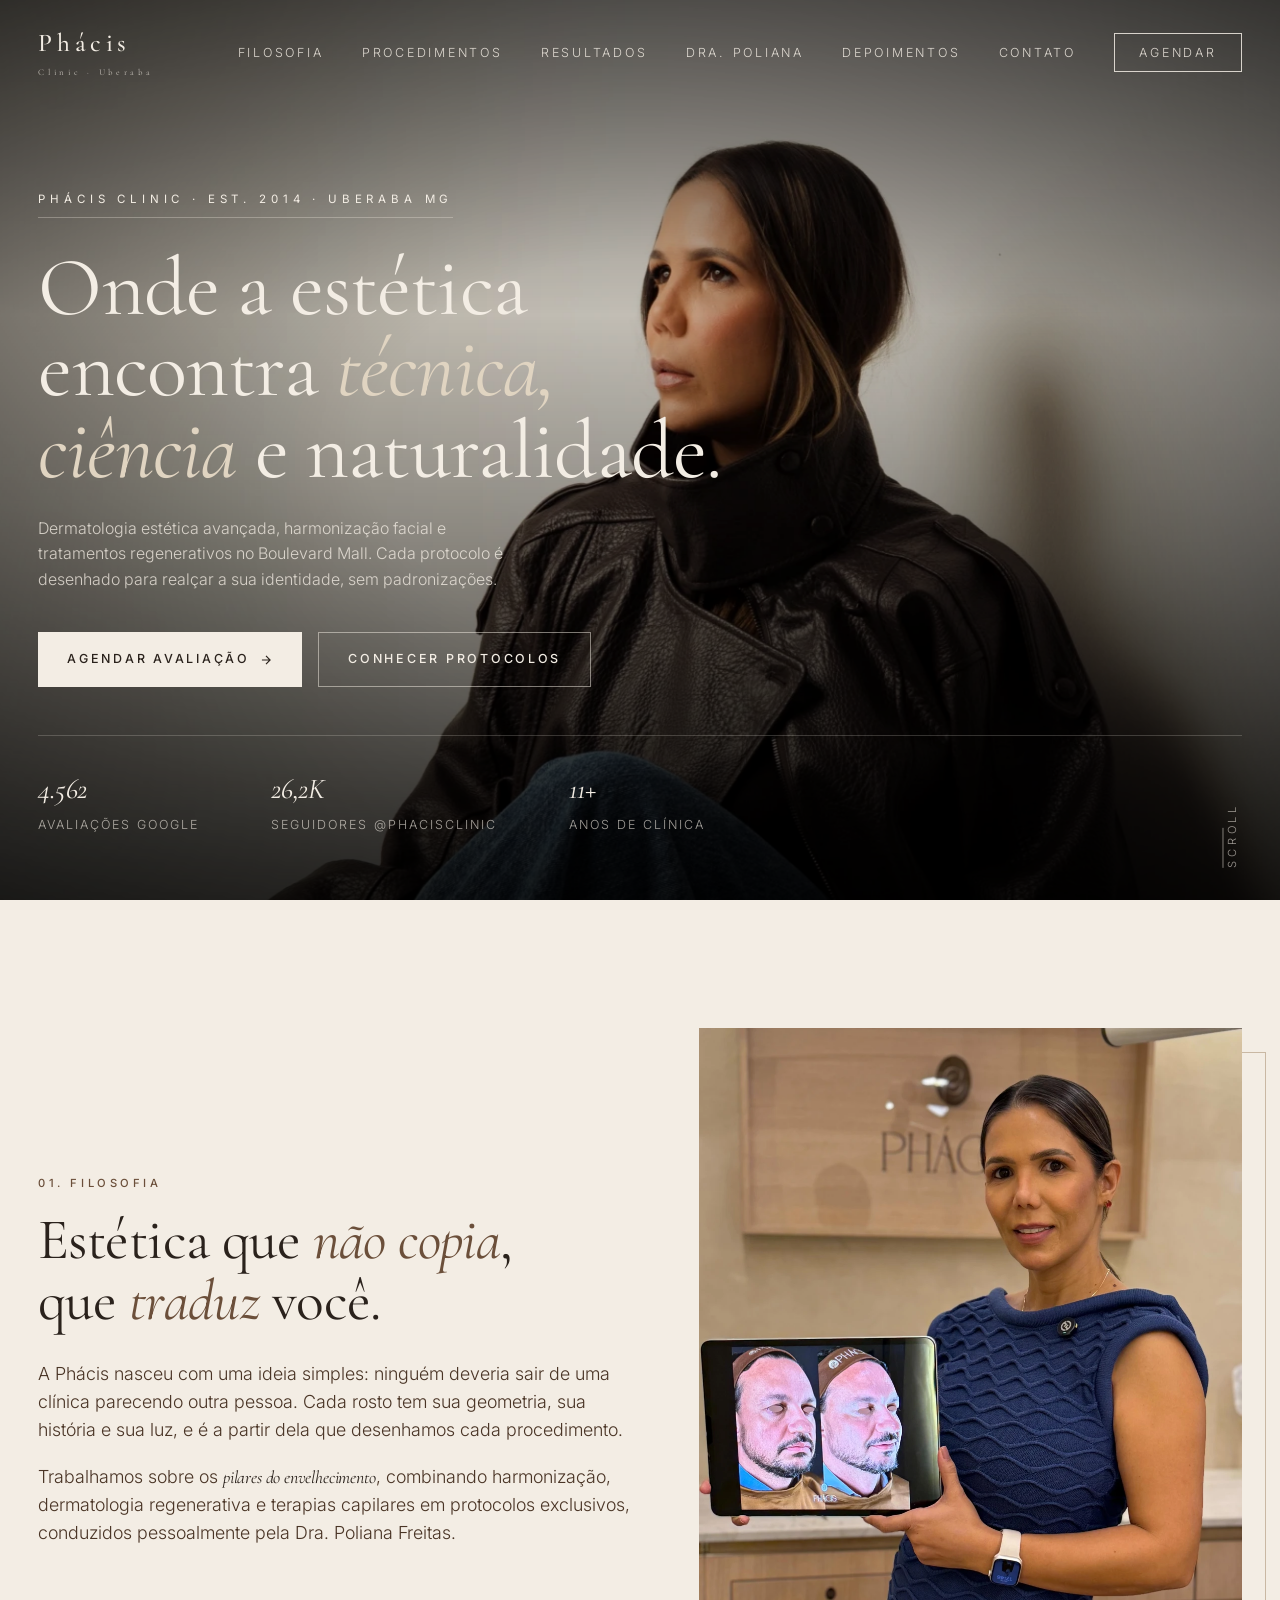
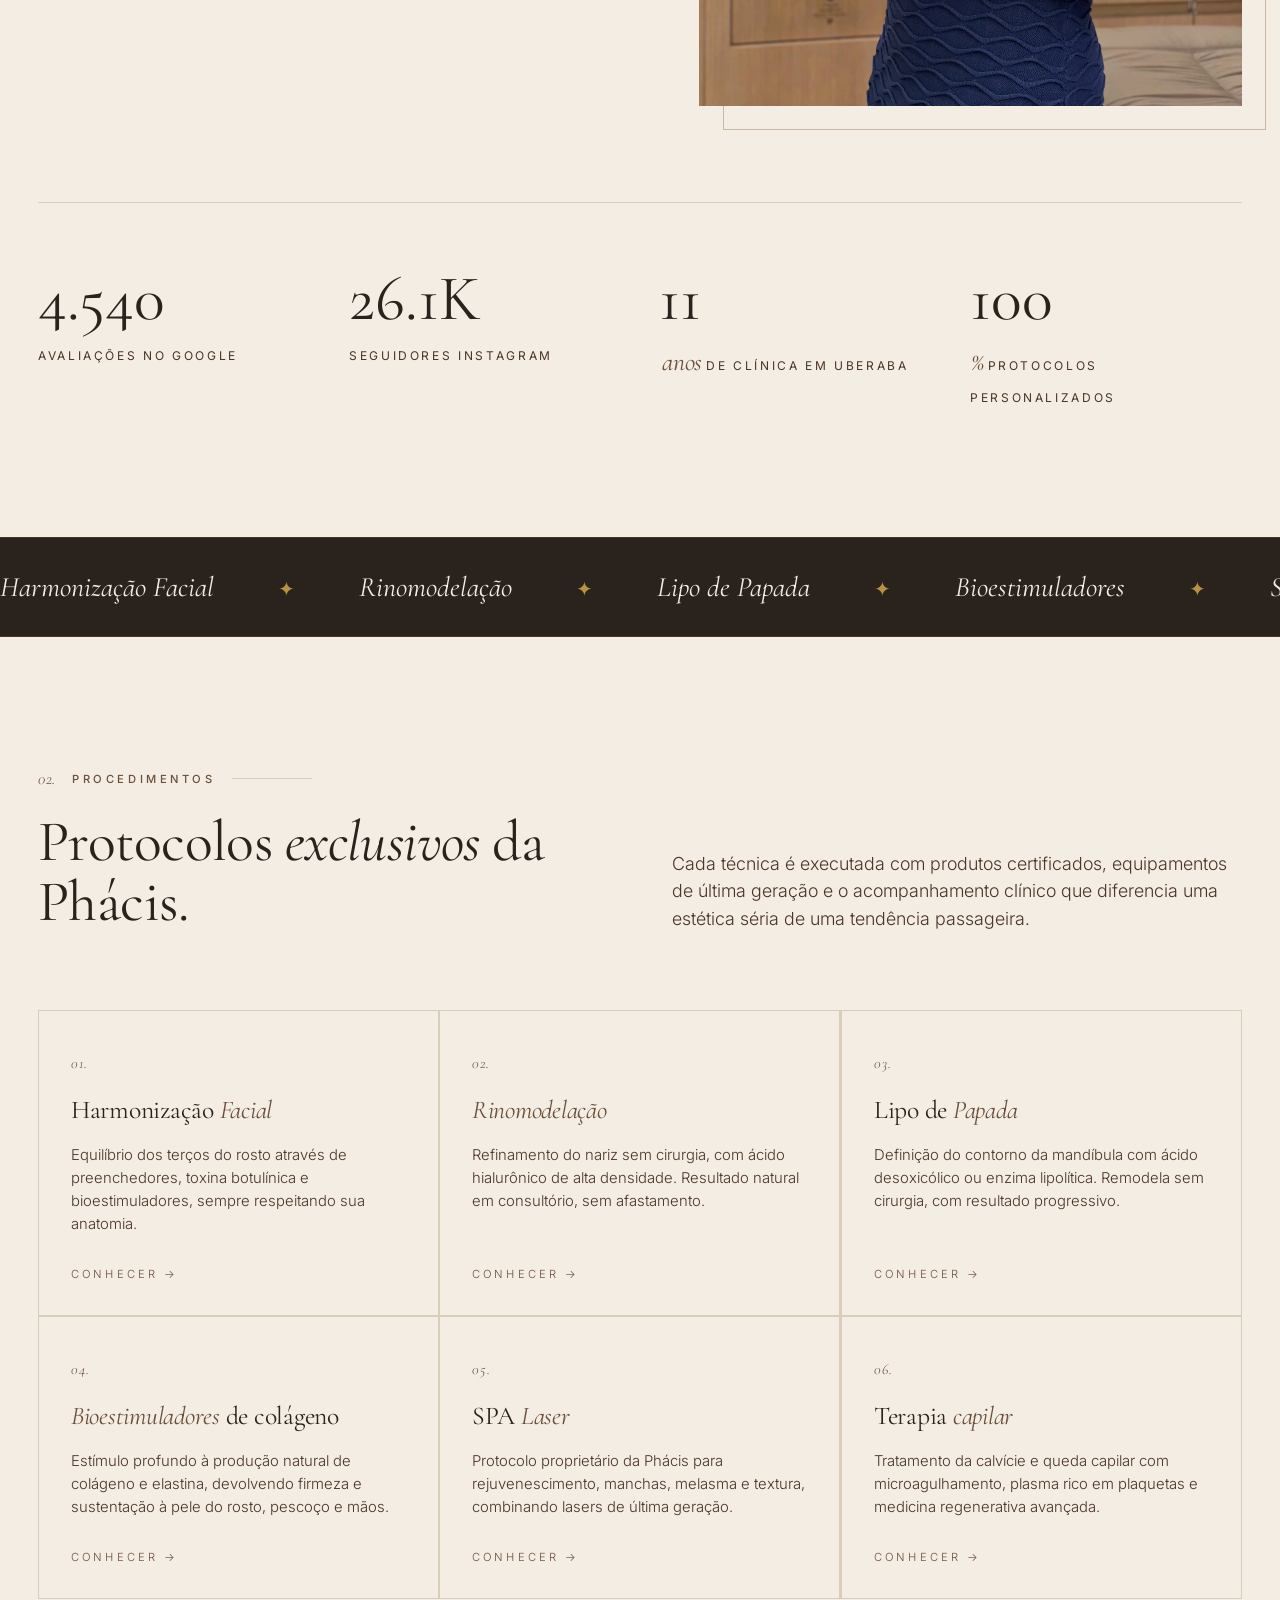
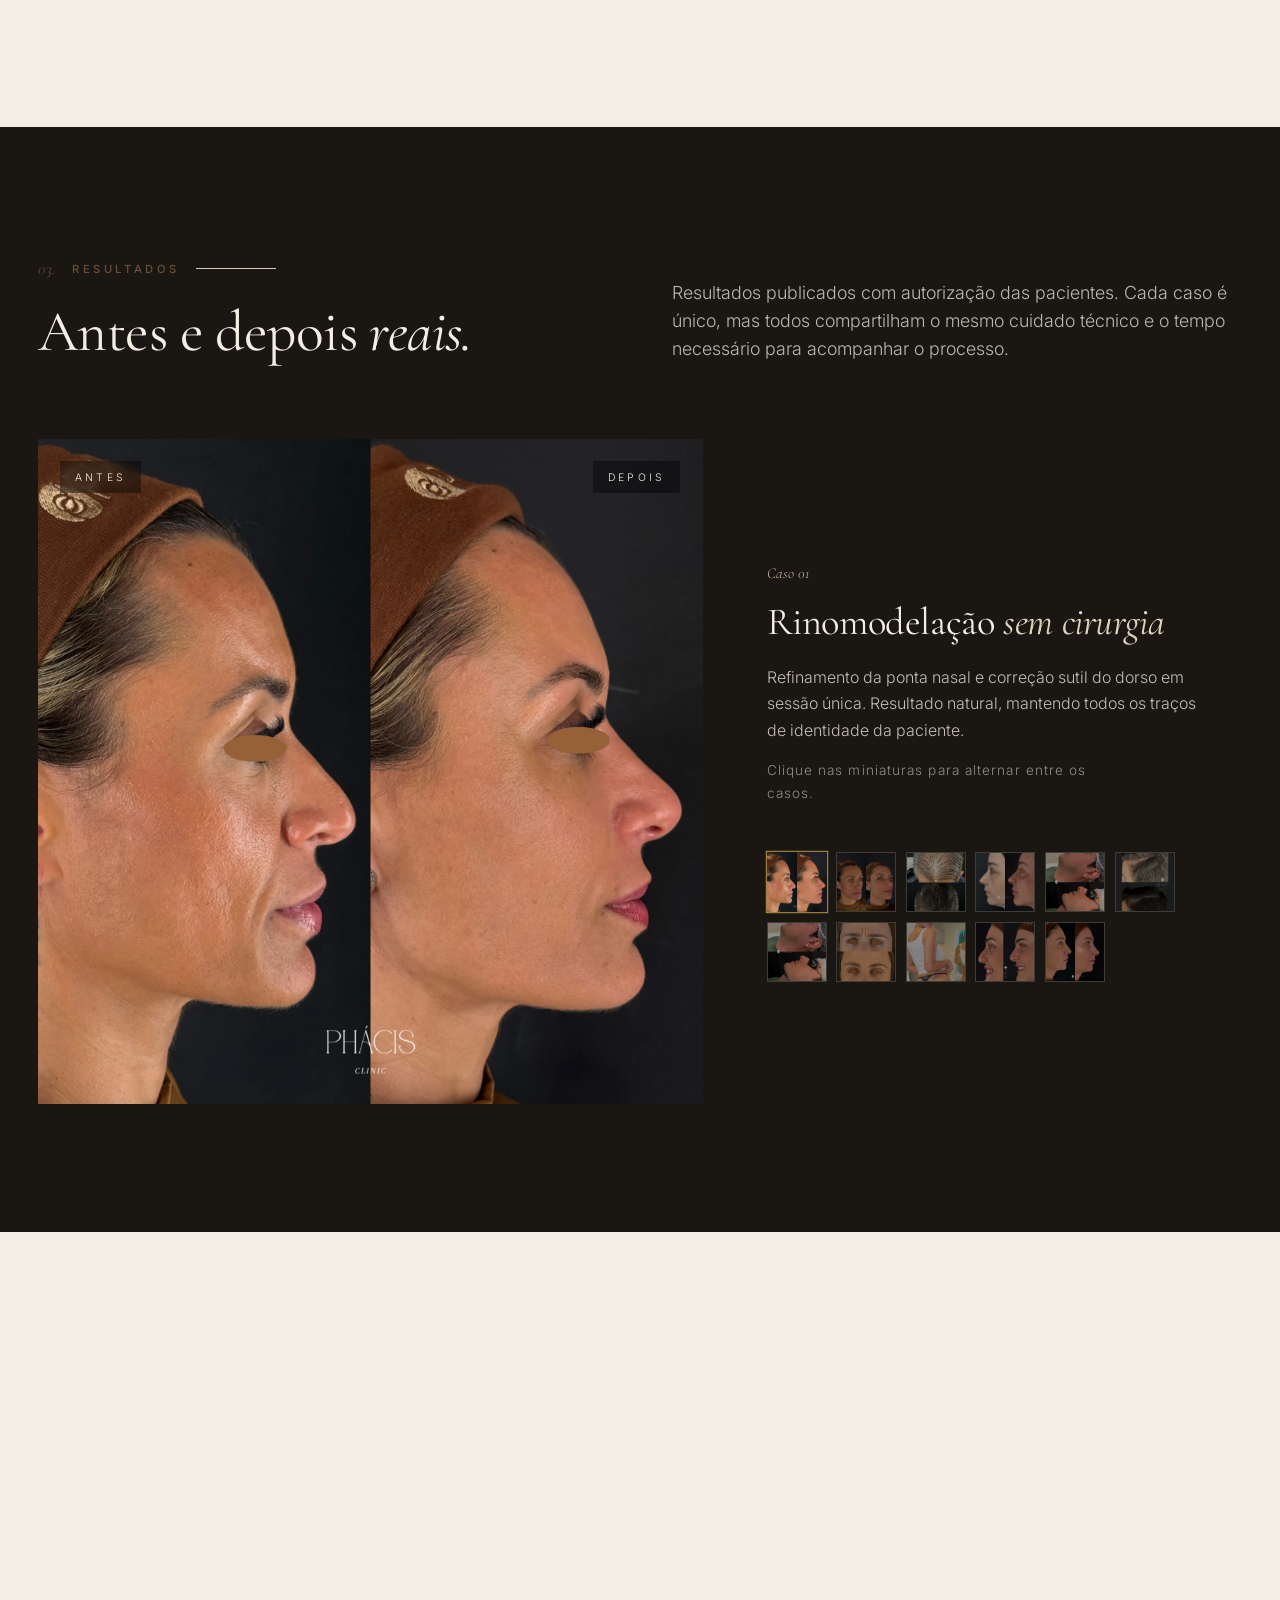
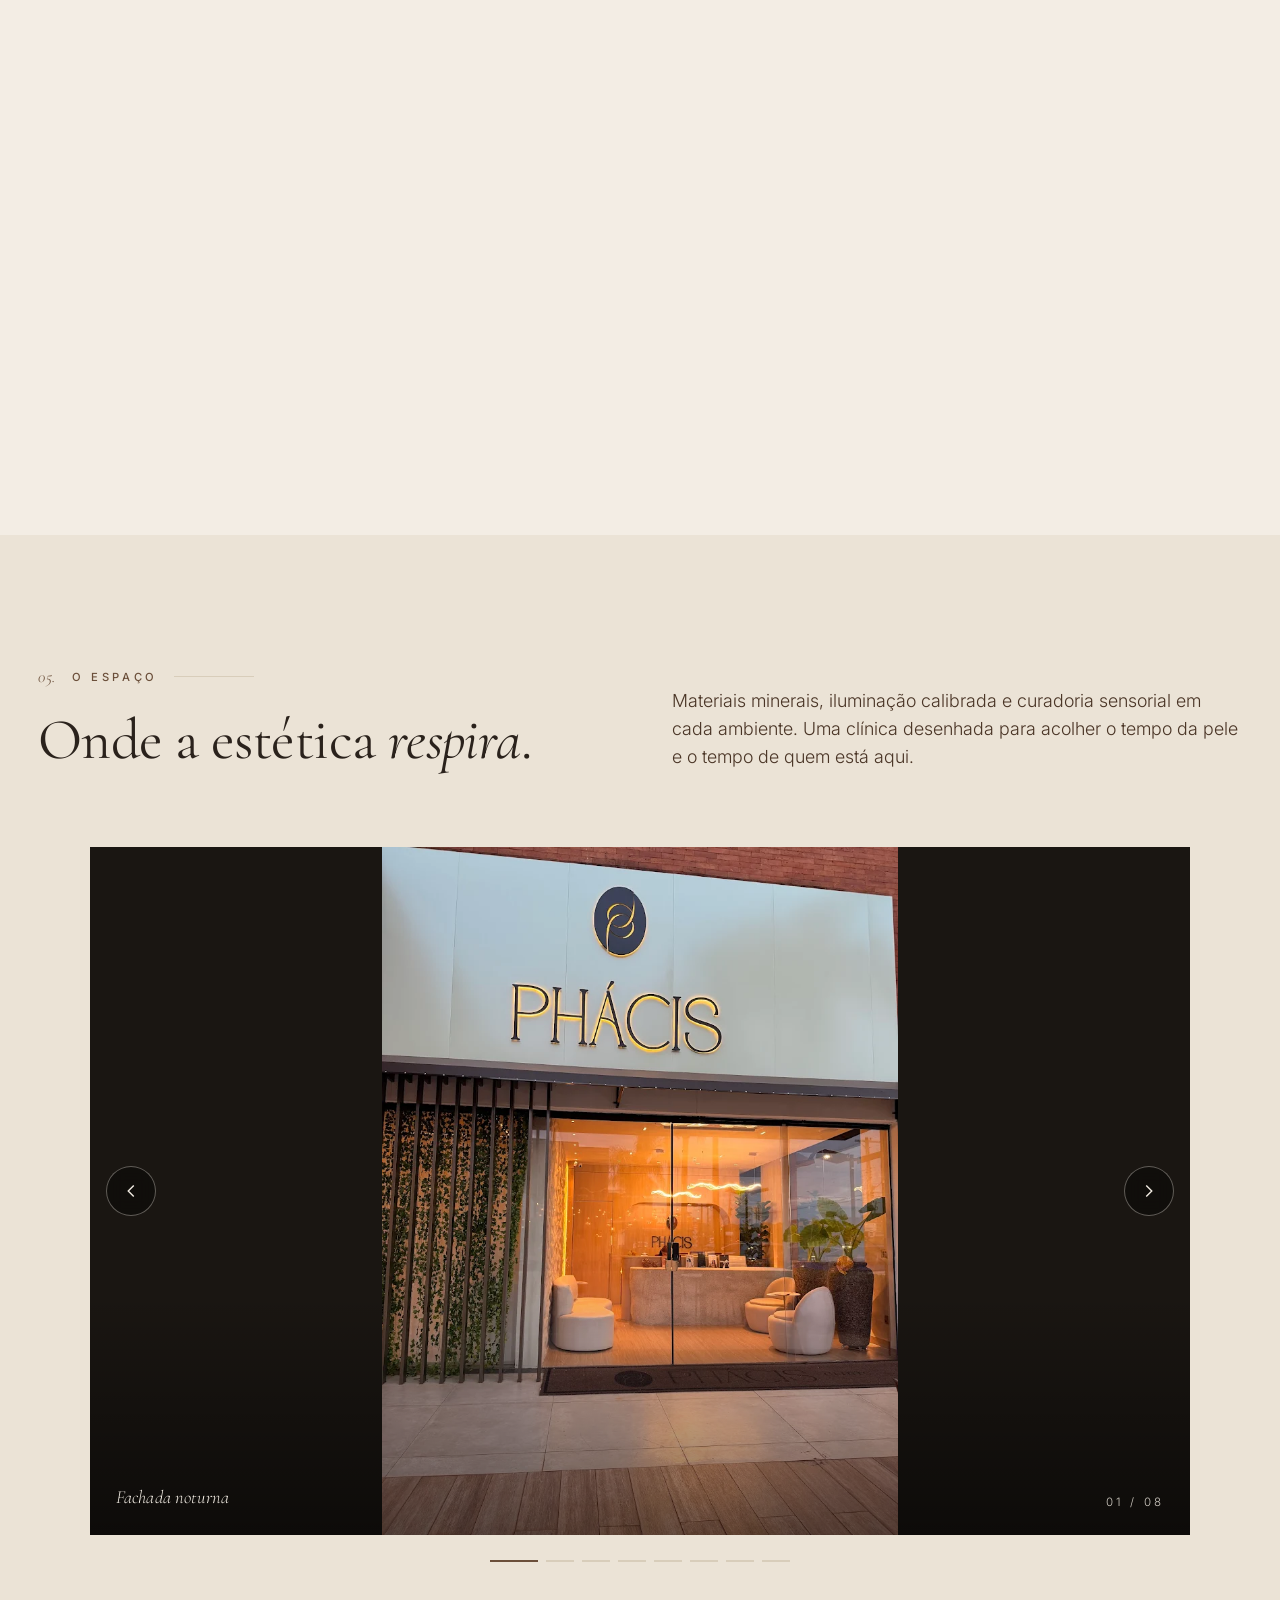
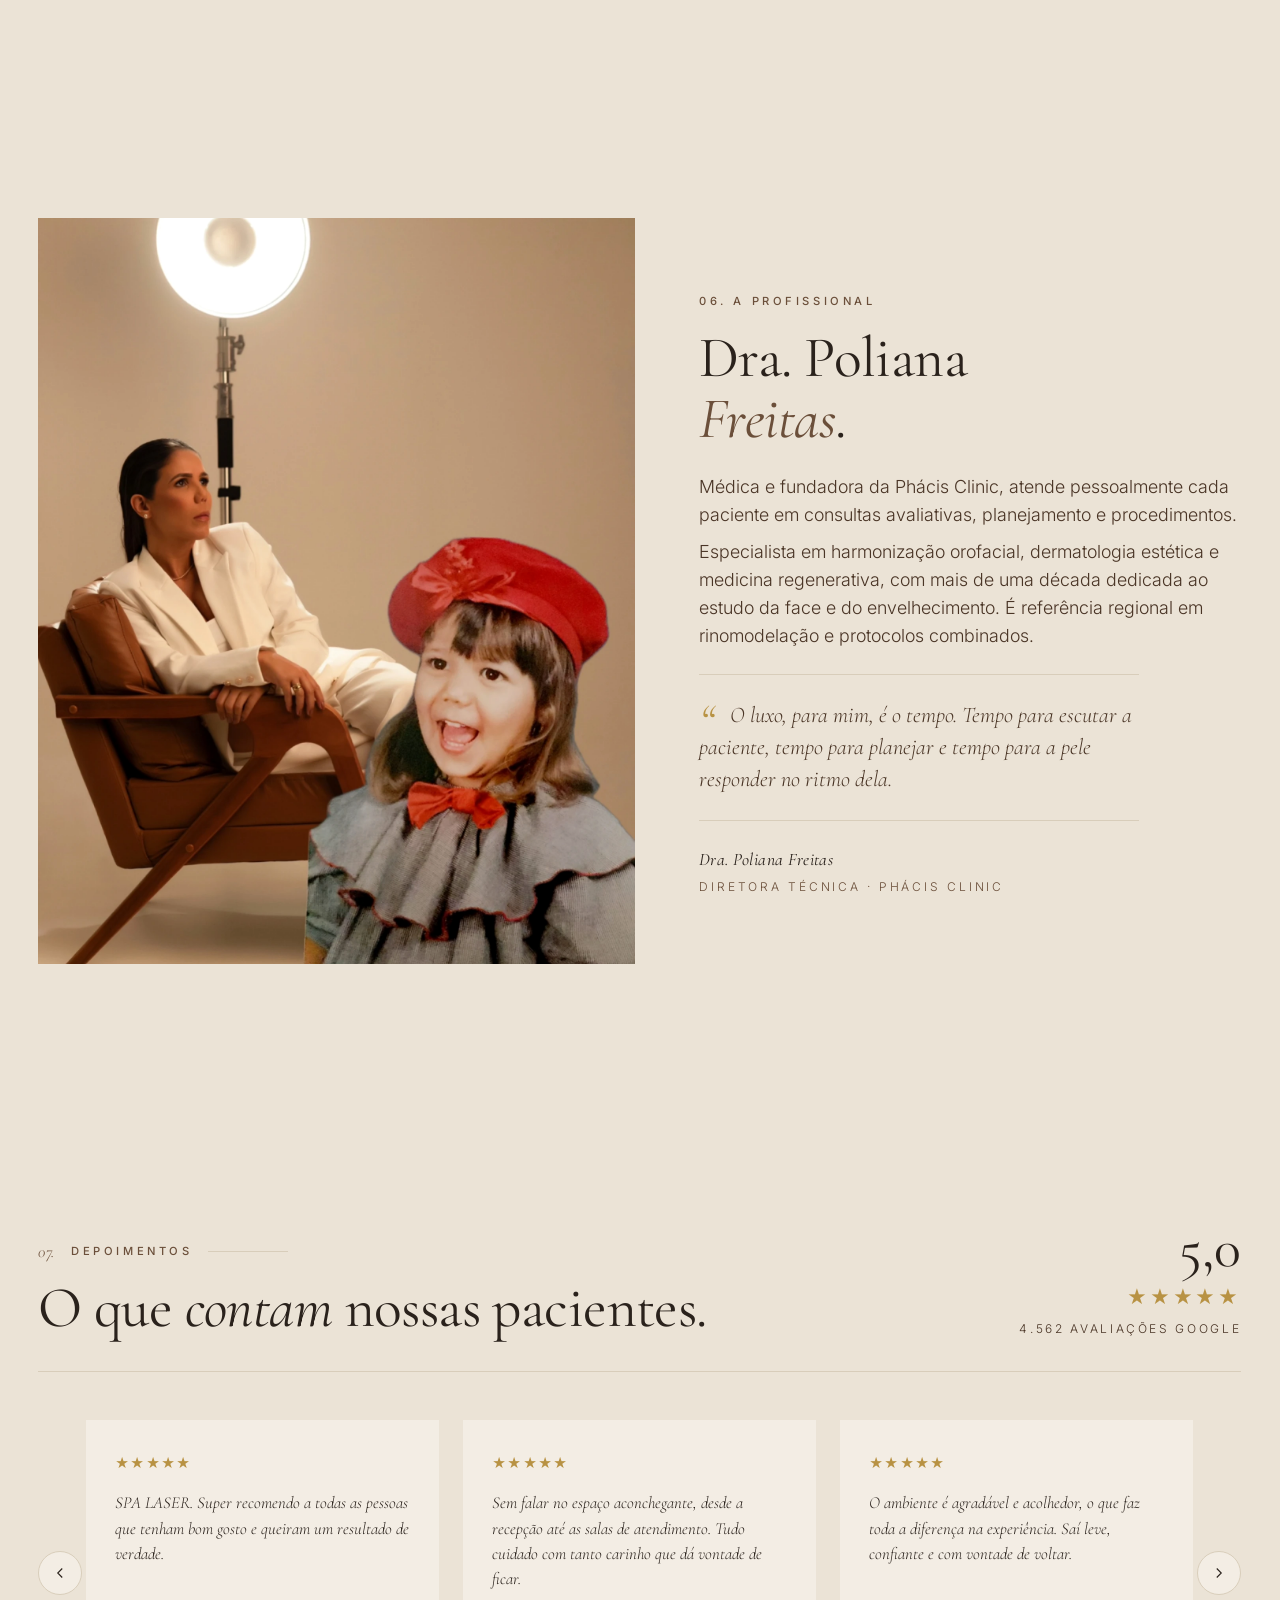
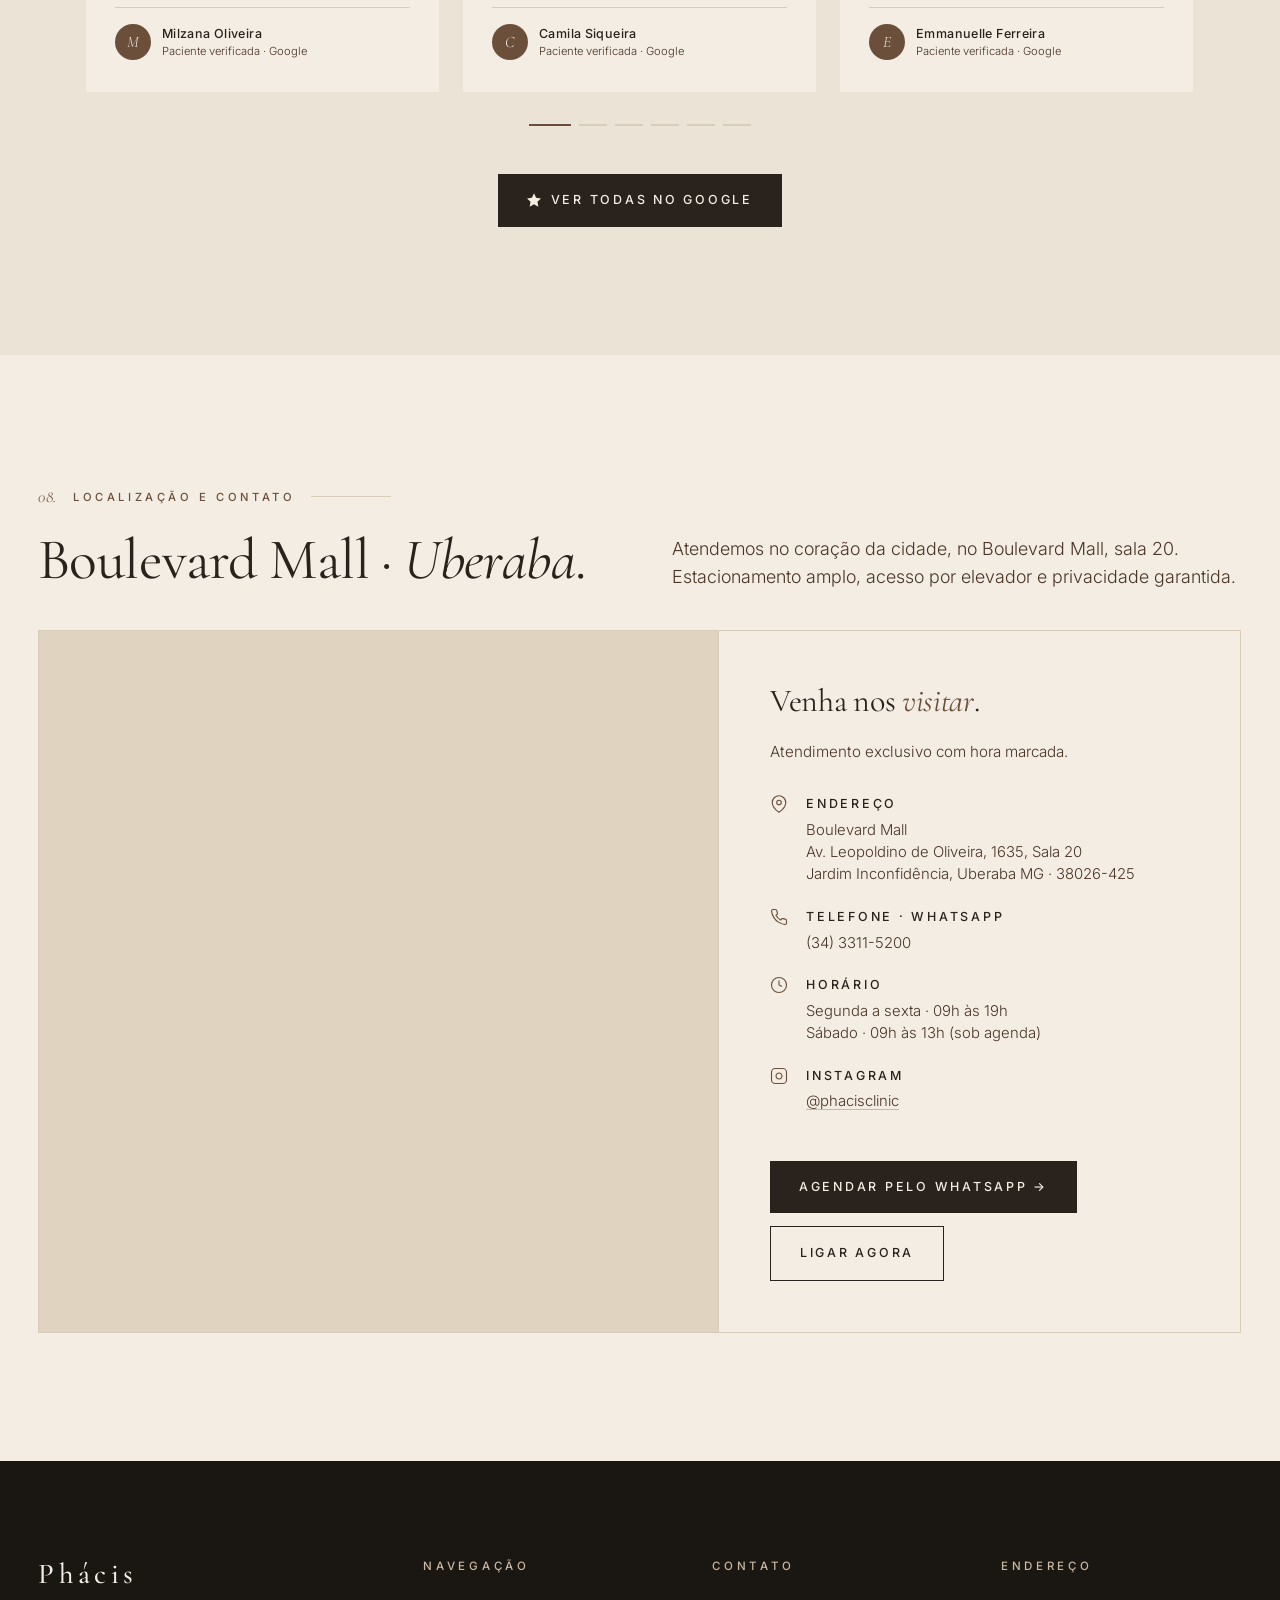
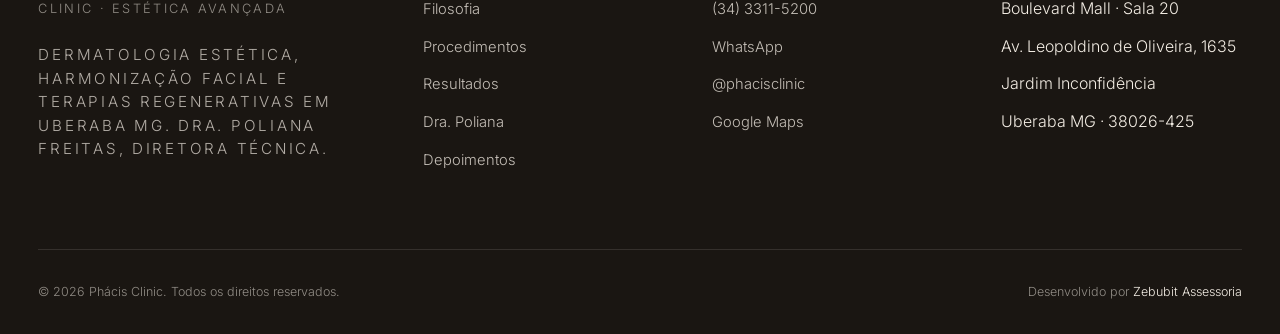
<file: index.html>
<!DOCTYPE html>
<html lang="pt-BR">
<head>
<meta charset="UTF-8">
<meta name="viewport" content="width=device-width, initial-scale=1.0">
<title>Phácis Clinic · Dermatologia Estética e Harmonização Facial · Uberaba MG</title>
<meta name="description" content="Clínica de dermatologia estética em Uberaba MG. Dra. Poliana Freitas. Harmonização facial, rinomodelação, lipo de papada, terapia capilar, bioestimuladores e SPA Laser. Técnica, ciência e naturalidade.">
<meta name="keywords" content="phácis clinic, dermatologia uberaba, harmonização facial uberaba, rinomodelação, lipo de papada, dra poliana freitas, botox uberaba, bioestimuladores">
<meta property="og:title" content="Phácis Clinic · Estética avançada em Uberaba">
<meta property="og:description" content="Estética com técnica, ciência e naturalidade. Boulevard Mall, sala 20.">
<meta property="og:type" content="website">

<link rel="preconnect" href="https://fonts.googleapis.com">
<link rel="preconnect" href="https://fonts.gstatic.com" crossorigin>
<link href="https://fonts.googleapis.com/css2?family=Cormorant+Garamond:ital,wght@0,400;0,500;0,600;1,400;1,500&family=Inter:wght@300;400;500;600&display=swap" rel="stylesheet">
<link rel="stylesheet" href="css/style.css">
</head>
<body>

<!-- ========== SCROLL PROGRESS BAR ========== -->
<div class="scroll-progress" id="scrollProgress"></div>

<!-- ========== NAV ========== -->
<nav class="nav" id="nav">
  <div class="container nav__inner">
    <a href="#" class="nav__logo">
      Phácis
      <span>Clinic · Uberaba</span>
    </a>
    <ul class="nav__menu" id="navMenu">
      <li><a href="#manifesto">Filosofia</a></li>
      <li><a href="#procedimentos">Procedimentos</a></li>
      <li><a href="#resultados">Resultados</a></li>
      <li><a href="#dra">Dra. Poliana</a></li>
      <li><a href="#depoimentos">Depoimentos</a></li>
      <li><a href="#contato">Contato</a></li>
      <li><a href="https://wa.me/553433115200?text=Ol%C3%A1!%20Vim%20pelo%20site%20e%20gostaria%20de%20agendar%20uma%20avalia%C3%A7%C3%A3o%20na%20Ph%C3%A1cis%20Clinic." target="_blank" rel="noopener" class="nav__cta">Agendar</a></li>
    </ul>
    <button class="nav__burger" id="navBurger" aria-label="Menu">
      <span></span><span></span><span></span>
    </button>
  </div>
</nav>

<!-- ========== HERO · cinematográfico ========== -->
<header class="hero">
  <div class="hero__media">
    <img src="assets/img/hero/01-poliana-editorial.webp" alt="Dra. Poliana Freitas, dermatologista esteticista da Phácis Clinic em Uberaba MG">
  </div>

  <div class="hero__content">
    <span class="hero__eyebrow">Phácis Clinic · Est. 2014 · Uberaba MG</span>
    <h1 class="hero__title">
      Onde a estética encontra <em>técnica,</em><br>
      <em>ciência</em> e naturalidade.
    </h1>
    <p class="hero__subtitle">
      Dermatologia estética avançada, harmonização facial e tratamentos regenerativos no Boulevard Mall. Cada protocolo é desenhado para realçar a sua identidade, sem padronizações.
    </p>
    <div class="hero__ctas">
      <a href="https://wa.me/553433115200?text=Ol%C3%A1!%20Vim%20pelo%20site%20e%20gostaria%20de%20agendar%20uma%20avalia%C3%A7%C3%A3o." target="_blank" rel="noopener" class="btn btn--primary">
        Agendar avaliação
        <svg width="14" height="14" viewBox="0 0 24 24" fill="none" stroke="currentColor" stroke-width="2"><path d="M5 12h14M12 5l7 7-7 7"/></svg>
      </a>
      <a href="#procedimentos" class="btn btn--ghost">Conhecer protocolos</a>
    </div>

    <div class="hero__meta">
      <div class="hero__meta-item">
        <strong>4.562</strong>
        Avaliações Google
      </div>
      <div class="hero__meta-item">
        <strong>26,2K</strong>
        Seguidores @phacisclinic
      </div>
      <div class="hero__meta-item">
        <strong>11+</strong>
        Anos de clínica
      </div>
    </div>
  </div>

  <div class="hero__scroll">Scroll</div>
</header>

<!-- ========== 1. MANIFESTO ========== -->
<section class="section section--cream" id="manifesto">
  <div class="container">
    <div class="manifesto__grid">

      <div class="manifesto__text reveal">
        <span class="eyebrow">01. Filosofia</span>
        <h2 style="margin-top: 1rem;">Estética que <em>não copia</em>, que <em>traduz</em> você.</h2>
        <p class="lead">
          A Phácis nasceu com uma ideia simples: ninguém deveria sair de uma clínica parecendo outra pessoa. Cada rosto tem sua geometria, sua história e sua luz, e é a partir dela que desenhamos cada procedimento.
        </p>
        <p class="lead" style="margin-top: 1rem;">
          Trabalhamos sobre os <em class="serif">pilares do envelhecimento</em>, combinando harmonização, dermatologia regenerativa e terapias capilares em protocolos exclusivos, conduzidos pessoalmente pela Dra. Poliana Freitas.
        </p>
      </div>

      <div class="manifesto__image reveal">
        <img src="assets/img/autoridade/01-poliana-ipad-vestido-azul.webp" alt="Dra. Poliana Freitas avaliando paciente na Phácis Clinic">
      </div>

    </div>

    <!-- Números animados -->
    <div class="numbers reveal-stagger">
      <div class="numbers__item reveal-child">
        <span class="numbers__num" data-count="4562">0</span>
        <span class="numbers__label">Avaliações no Google</span>
      </div>
      <div class="numbers__item reveal-child">
        <span class="numbers__num" data-count="26200">0</span>
        <span class="numbers__label">Seguidores Instagram</span>
      </div>
      <div class="numbers__item reveal-child">
        <span class="numbers__num" data-count="11">0</span><em class="serif" style="font-style:italic;color:var(--chocolate);font-size:1.6rem;margin-left:0.2rem;">anos</em>
        <span class="numbers__label">de Clínica em Uberaba</span>
      </div>
      <div class="numbers__item reveal-child">
        <span class="numbers__num" data-count="100">0</span><em class="serif" style="font-style:italic;color:var(--chocolate);font-size:1.6rem;margin-left:0.05rem;">%</em>
        <span class="numbers__label">Protocolos personalizados</span>
      </div>
    </div>

  </div>
</section>

<!-- ========== 2. MARQUEE ========== -->
<div class="marquee" aria-hidden="true">
  <div class="marquee__track">
    <span class="marquee__item">Harmonização Facial</span>
    <span class="marquee__item">Rinomodelação</span>
    <span class="marquee__item">Lipo de Papada</span>
    <span class="marquee__item">Bioestimuladores</span>
    <span class="marquee__item">SPA Laser</span>
    <span class="marquee__item">Terapia Capilar</span>
    <span class="marquee__item">Skinbooster</span>
    <span class="marquee__item">Botox</span>
    <!-- duplicado para loop contínuo -->
    <span class="marquee__item">Harmonização Facial</span>
    <span class="marquee__item">Rinomodelação</span>
    <span class="marquee__item">Lipo de Papada</span>
    <span class="marquee__item">Bioestimuladores</span>
    <span class="marquee__item">SPA Laser</span>
    <span class="marquee__item">Terapia Capilar</span>
    <span class="marquee__item">Skinbooster</span>
    <span class="marquee__item">Botox</span>
  </div>
</div>

<!-- ========== 3. PROCEDIMENTOS ========== -->
<section class="section section--cream" id="procedimentos">
  <div class="container">
    <div class="section__head reveal">
      <div class="section__head-left">
        <div class="section__head-meta">
          <span class="chapter-num">02.</span>
          <span class="eyebrow">Procedimentos</span>
        </div>
        <h2>Protocolos <em>exclusivos</em> da Phácis.</h2>
      </div>
      <p class="lead">
        Cada técnica é executada com produtos certificados, equipamentos de última geração e o acompanhamento clínico que diferencia uma estética séria de uma tendência passageira.
      </p>
    </div>

    <div class="procs__grid reveal-stagger">

      <article class="proc reveal-child">
        <span class="proc__num">01.</span>
        <h3 class="proc__title">Harmonização <em>Facial</em></h3>
        <p class="proc__desc">Equilíbrio dos terços do rosto através de preenchedores, toxina botulínica e bioestimuladores, sempre respeitando sua anatomia.</p>
        <a class="proc__more" href="https://wa.me/553433115200?text=Ol%C3%A1%20Ph%C3%A1cis!%20Vim%20pelo%20site%20e%20gostaria%20de%20agendar%20uma%20avalia%C3%A7%C3%A3o%20para%20Harmoniza%C3%A7%C3%A3o%20Facial." target="_blank" rel="noopener">Conhecer →</a>
      </article>

      <article class="proc reveal-child">
        <span class="proc__num">02.</span>
        <h3 class="proc__title"><em>Rinomodelação</em></h3>
        <p class="proc__desc">Refinamento do nariz sem cirurgia, com ácido hialurônico de alta densidade. Resultado natural em consultório, sem afastamento.</p>
        <a class="proc__more" href="https://wa.me/553433115200?text=Ol%C3%A1%20Ph%C3%A1cis!%20Vim%20pelo%20site%20e%20gostaria%20de%20agendar%20uma%20avalia%C3%A7%C3%A3o%20para%20Rinomodela%C3%A7%C3%A3o." target="_blank" rel="noopener">Conhecer →</a>
      </article>

      <article class="proc reveal-child">
        <span class="proc__num">03.</span>
        <h3 class="proc__title">Lipo de <em>Papada</em></h3>
        <p class="proc__desc">Definição do contorno da mandíbula com ácido desoxicólico ou enzima lipolítica. Remodela sem cirurgia, com resultado progressivo.</p>
        <a class="proc__more" href="https://wa.me/553433115200?text=Ol%C3%A1%20Ph%C3%A1cis!%20Vim%20pelo%20site%20e%20gostaria%20de%20agendar%20uma%20avalia%C3%A7%C3%A3o%20para%20Lipo%20de%20Papada." target="_blank" rel="noopener">Conhecer →</a>
      </article>

      <article class="proc reveal-child">
        <span class="proc__num">04.</span>
        <h3 class="proc__title"><em>Bioestimuladores</em> de colágeno</h3>
        <p class="proc__desc">Estímulo profundo à produção natural de colágeno e elastina, devolvendo firmeza e sustentação à pele do rosto, pescoço e mãos.</p>
        <a class="proc__more" href="https://wa.me/553433115200?text=Ol%C3%A1%20Ph%C3%A1cis!%20Vim%20pelo%20site%20e%20gostaria%20de%20agendar%20uma%20avalia%C3%A7%C3%A3o%20para%20Bioestimuladores%20de%20Col%C3%A1geno." target="_blank" rel="noopener">Conhecer →</a>
      </article>

      <article class="proc reveal-child">
        <span class="proc__num">05.</span>
        <h3 class="proc__title">SPA <em>Laser</em></h3>
        <p class="proc__desc">Protocolo proprietário da Phácis para rejuvenescimento, manchas, melasma e textura, combinando lasers de última geração.</p>
        <a class="proc__more" href="https://wa.me/553433115200?text=Ol%C3%A1%20Ph%C3%A1cis!%20Vim%20pelo%20site%20e%20gostaria%20de%20agendar%20uma%20avalia%C3%A7%C3%A3o%20para%20o%20SPA%20Laser." target="_blank" rel="noopener">Conhecer →</a>
      </article>

      <article class="proc reveal-child">
        <span class="proc__num">06.</span>
        <h3 class="proc__title">Terapia <em>capilar</em></h3>
        <p class="proc__desc">Tratamento da calvície e queda capilar com microagulhamento, plasma rico em plaquetas e medicina regenerativa avançada.</p>
        <a class="proc__more" href="https://wa.me/553433115200?text=Ol%C3%A1%20Ph%C3%A1cis!%20Vim%20pelo%20site%20e%20gostaria%20de%20agendar%20uma%20avalia%C3%A7%C3%A3o%20para%20Terapia%20Capilar." target="_blank" rel="noopener">Conhecer →</a>
      </article>

    </div>
  </div>
</section>

<!-- ========== 4. ANTES / DEPOIS (SLIDER) · DARK ========== -->
<section class="section ba-section" id="resultados">
  <div class="container">
    <div class="section__head reveal">
      <div class="section__head-left">
        <div class="section__head-meta">
          <span class="chapter-num">03.</span>
          <span class="eyebrow">Resultados</span>
        </div>
        <h2>Antes e depois <em>reais.</em></h2>
      </div>
      <p class="lead">
        Resultados publicados com autorização das pacientes. Cada caso é único, mas todos compartilham o mesmo cuidado técnico e o tempo necessário para acompanhar o processo.
      </p>
    </div>

    <div class="ba-grid reveal">
      <div class="ba-slider" id="baSlider" role="region" aria-label="Comparativo antes e depois, arraste o divisor">
        <img class="ba-slider__before" id="baBefore" src="assets/img/resultados/01-rinomodelacao-perfil.webp" alt="Antes e depois rinomodelação Phácis Clinic">
        <img class="ba-slider__after" id="baAfter" src="assets/img/resultados/01-rinomodelacao-perfil.webp" alt="Resultado depois rinomodelação Phácis Clinic">
        <span class="ba-slider__label ba-slider__label--before">Antes</span>
        <span class="ba-slider__label ba-slider__label--after">Depois</span>
        <div class="ba-slider__handle" id="baHandle"></div>
      </div>

      <div class="ba-info">
        <span class="ba-info__num">Caso 01</span>
        <h3 id="baTitle">Rinomodelação <em>sem cirurgia</em></h3>
        <p id="baDesc">Refinamento da ponta nasal e correção sutil do dorso em sessão única. Resultado natural, mantendo todos os traços de identidade da paciente.</p>
        <p style="font-size:0.85rem; color: rgba(243,237,228,0.55); letter-spacing:0.08em;">Clique nas miniaturas para alternar entre os casos.</p>

        <div class="ba-thumbs" id="baThumbs">
          <button class="ba-thumb is-active" data-img="assets/img/resultados/01-rinomodelacao-perfil.webp" data-title="Rinomodelação <em>sem cirurgia</em>" data-desc="Refinamento da ponta nasal e correção sutil do dorso em sessão única. Resultado natural, mantendo todos os traços de identidade da paciente." data-case="01">
            <img src="assets/img/resultados/01-rinomodelacao-perfil.webp" alt="">
          </button>
          <button class="ba-thumb" data-img="assets/img/resultados/02-harmonizacao-face.webp" data-title="Harmonização <em>full face</em>" data-desc="Equilíbrio de terços com preenchimento de bioestimuladores e botox sutil. Pele mais firme, contorno definido e luz no olhar." data-case="02">
            <img src="assets/img/resultados/02-harmonizacao-face.webp" alt="">
          </button>
          <button class="ba-thumb" data-img="assets/img/resultados/03-capilar-masculino.webp" data-title="Terapia <em>capilar masculina</em>" data-desc="Protocolo de medicina regenerativa para recuperação da densidade capilar. Resultado após 6 sessões mensais." data-case="03">
            <img src="assets/img/resultados/03-capilar-masculino.webp" alt="">
          </button>
          <button class="ba-thumb" data-img="assets/img/resultados/04-skincare-perfil.webp" data-title="Skincare <em>e laser</em>" data-desc="Combinação de SPA Laser, peelings e skincare prescrito. Tratamento de manchas, melasma e melhora de textura ao longo de 4 meses." data-case="04">
            <img src="assets/img/resultados/04-skincare-perfil.webp" alt="">
          </button>
          <button class="ba-thumb" data-img="assets/img/resultados/05-laser-facial-masculino.webp" data-title="Laser <em>facial masculino</em>" data-desc="SPA Laser para remoção de pelos faciais e tratamento da pele em paciente masculino. Pele mais lisa, uniforme e cuidada em poucas sessões." data-case="05">
            <img src="assets/img/resultados/05-laser-facial-masculino.webp" alt="">
          </button>
          <button class="ba-thumb" data-img="assets/img/resultados/06-capilar-feminino.webp" data-title="Densidade <em>capilar feminina</em>" data-desc="Tratamento de queda capilar e clareamento dos fios com protocolo regenerativo. Recuperação da densidade e brilho do cabelo." data-case="06">
            <img src="assets/img/resultados/06-capilar-feminino.webp" alt="">
          </button>
          <button class="ba-thumb" data-img="assets/img/resultados/07-novo.webp" data-title="Caso <em>07</em>" data-desc="Resultado conduzido pessoalmente pela Dra. Poliana com protocolo personalizado. Autorizado para divulgação." data-case="07">
            <img src="assets/img/resultados/07-novo.webp" alt="">
          </button>
          <button class="ba-thumb" data-img="assets/img/resultados/08-novo.webp" data-title="Caso <em>08</em>" data-desc="Protocolo combinado de harmonização e bioestimuladores. Resultado natural respeitando a identidade da paciente." data-case="08">
            <img src="assets/img/resultados/08-novo.webp" alt="">
          </button>
          <button class="ba-thumb" data-img="assets/img/resultados/09-novo.webp" data-title="Caso <em>09</em>" data-desc="Aplicação técnica com produtos certificados e acompanhamento clínico em todas as etapas." data-case="09">
            <img src="assets/img/resultados/09-novo.webp" alt="">
          </button>
          <button class="ba-thumb" data-img="assets/img/resultados/10-novo.webp" data-title="Caso <em>10</em>" data-desc="Plano de tratamento desenhado a partir da anatomia da paciente. Resultado em sessões espaçadas." data-case="10">
            <img src="assets/img/resultados/10-novo.webp" alt="">
          </button>
          <button class="ba-thumb" data-img="assets/img/resultados/11-novo.webp" data-title="Caso <em>11</em>" data-desc="Cada caso é único. Aqui, o protocolo foi pensado para preservar todos os traços naturais." data-case="11">
            <img src="assets/img/resultados/11-novo.webp" alt="">
          </button>
        </div>
      </div>
    </div>
  </div>
</section>

<!-- ========== 5. EXPERIÊNCIA / CLÍNICA ========== -->
<section class="section section--cream" id="experiencia">
  <div class="container">
    <div class="experience">

      <div class="experience__image reveal">
        <img src="assets/img/clinica/01-experience-cafe.webp" alt="Experiência exclusiva na Phácis Clinic em Uberaba">
      </div>

      <div class="experience__text reveal">
        <span class="eyebrow">04. A Experiência Phácis</span>
        <h2 style="margin-top: 1rem;">Mais que uma clínica, um <em>refúgio</em>.</h2>
        <p class="lead">
          Da chegada ao café especial, da consulta sem pressa ao retorno cuidadoso, cada detalhe é desenhado para que sua visita seja tão prazerosa quanto o resultado.
        </p>
        <p class="lead" style="margin-top: 1rem;">
          Atendimento exclusivo, agenda controlada e ambiente que combina luz natural, materiais minerais e curadoria sensorial. Você é a única pessoa em pauta enquanto está aqui.
        </p>

        <div class="experience__features">
          <div class="feat">
            <span class="feat__num">01.</span>
            <div class="feat__body">
              <strong>Avaliação ampla</strong>
              <span>Consulta inicial sem pressa, com plano individualizado.</span>
            </div>
          </div>
          <div class="feat">
            <span class="feat__num">02.</span>
            <div class="feat__body">
              <strong>Equipamentos premium</strong>
              <span>Lasers, ultrassons e tecnologias de geração atual.</span>
            </div>
          </div>
          <div class="feat">
            <span class="feat__num">03.</span>
            <div class="feat__body">
              <strong>Agenda exclusiva</strong>
              <span>Atendimentos espaçados para privacidade total.</span>
            </div>
          </div>
          <div class="feat">
            <span class="feat__num">04.</span>
            <div class="feat__body">
              <strong>Acompanhamento</strong>
              <span>Retornos programados e suporte direto pós-procedimento.</span>
            </div>
          </div>
        </div>
      </div>

    </div>
  </div>
</section>

<!-- ========== 5. O ESPAÇO (Bento Grid das fotos do ambiente) ========== -->
<section class="section section--cream-soft" id="espaco">
  <div class="container">
    <div class="section__head reveal">
      <div class="section__head-left">
        <div class="section__head-meta">
          <span class="chapter-num">05.</span>
          <span class="eyebrow">O Espaço</span>
        </div>
        <h2>Onde a estética <em>respira</em>.</h2>
      </div>
      <p class="lead">
        Materiais minerais, iluminação calibrada e curadoria sensorial em cada ambiente. Uma clínica desenhada para acolher o tempo da pele e o tempo de quem está aqui.
      </p>
    </div>

    <div class="espaco-carousel reveal" id="espacoCarousel">
      <div class="espaco-stage">
        <img id="espacoImg" src="assets/img/AMBIENTE/unnamed (1)11.webp" alt="Fachada noturna da Phácis Clinic em Uberaba">
        <div class="espaco-overlay">
          <span class="espaco-caption" id="espacoCaption">Fachada noturna</span>
          <span class="espaco-counter" id="espacoCounter">01 / 08</span>
        </div>
        <button class="espaco-arrow espaco-arrow--prev" id="espacoPrev" aria-label="Anterior">
          <svg width="22" height="22" viewBox="0 0 24 24" fill="none" stroke="currentColor" stroke-width="1.5"><path d="M15 18l-6-6 6-6"/></svg>
        </button>
        <button class="espaco-arrow espaco-arrow--next" id="espacoNext" aria-label="Próxima">
          <svg width="22" height="22" viewBox="0 0 24 24" fill="none" stroke="currentColor" stroke-width="1.5"><path d="M9 18l6-6-6-6"/></svg>
        </button>
      </div>
      <div class="espaco-dots" id="espacoDots" aria-hidden="true"></div>
    </div>
  </div>
</section>

<!-- ========== 6. DRA. POLIANA FREITAS ========== -->
<section class="section section--cream-soft" id="dra">
  <div class="container">
    <div class="team__grid">

      <div class="team__image reveal">
        <img src="assets/img/hero/02-poliana-ring-light.webp" alt="Dra. Poliana Freitas, diretora técnica da Phácis Clinic">
      </div>

      <div class="team__text reveal">
        <span class="eyebrow">06. A Profissional</span>
        <h2 style="margin-top: 1rem;">Dra. Poliana <em>Freitas</em>.</h2>
        <p class="lead">
          Médica e fundadora da Phácis Clinic, atende pessoalmente cada paciente em consultas avaliativas, planejamento e procedimentos.
        </p>
        <p class="lead" style="margin-top: 0.6rem;">
          Especialista em harmonização orofacial, dermatologia estética e medicina regenerativa, com mais de uma década dedicada ao estudo da face e do envelhecimento. É referência regional em rinomodelação e protocolos combinados.
        </p>

        <blockquote class="team__quote">
          O luxo, para mim, é o tempo. Tempo para escutar a paciente, tempo para planejar e tempo para a pele responder no ritmo dela.
        </blockquote>

        <div class="team__sign">
          <strong>Dra. Poliana Freitas</strong>
          Diretora técnica · Phácis Clinic
        </div>
      </div>

    </div>
  </div>
</section>

<!-- ========== 7. DEPOIMENTOS GOOGLE ========== -->
<section class="section reviews" id="depoimentos">
  <div class="container">
    <div class="reviews__header reveal">
      <div>
        <div class="section__head-meta">
          <span class="chapter-num">07.</span>
          <span class="eyebrow">Depoimentos</span>
        </div>
        <h2 style="margin-top: 0.8rem;">O que <em>contam</em> nossas pacientes.</h2>
      </div>
      <div class="reviews__score">
        <div class="reviews__score-num">5,0</div>
        <div class="reviews__score-stars">★★★★★</div>
        <div class="reviews__score-meta">4.562 avaliações Google</div>
      </div>
    </div>

    <div class="reviews-carousel reveal" id="reviewsCarousel">
      <button class="reviews-arrow reviews-arrow--prev" aria-label="Depoimento anterior" data-dir="-1">
        <svg width="18" height="18" viewBox="0 0 24 24" fill="none" stroke="currentColor" stroke-width="1.5"><path d="M15 18l-6-6 6-6"/></svg>
      </button>

      <div class="reviews__viewport">
        <div class="reviews__track" id="reviewsTrack">

          <article class="review">
            <div class="review__stars">★★★★★</div>
            <p class="review__text">SPA LASER. Super recomendo a todas as pessoas que tenham bom gosto e queiram um resultado de verdade.</p>
            <div class="review__author">
              <div class="review__avatar">M</div>
              <div class="review__author-info">
                <div class="review__author-name">Milzana Oliveira</div>
                <div class="review__author-meta">Paciente verificada · Google</div>
              </div>
            </div>
          </article>

          <article class="review">
            <div class="review__stars">★★★★★</div>
            <p class="review__text">Sem falar no espaço aconchegante, desde a recepção até as salas de atendimento. Tudo cuidado com tanto carinho que dá vontade de ficar.</p>
            <div class="review__author">
              <div class="review__avatar">C</div>
              <div class="review__author-info">
                <div class="review__author-name">Camila Siqueira</div>
                <div class="review__author-meta">Paciente verificada · Google</div>
              </div>
            </div>
          </article>

          <article class="review">
            <div class="review__stars">★★★★★</div>
            <p class="review__text">O ambiente é agradável e acolhedor, o que faz toda a diferença na experiência. Saí leve, confiante e com vontade de voltar.</p>
            <div class="review__author">
              <div class="review__avatar">E</div>
              <div class="review__author-info">
                <div class="review__author-name">Emmanuelle Ferreira</div>
                <div class="review__author-meta">Paciente verificada · Google</div>
              </div>
            </div>
          </article>

          <article class="review">
            <div class="review__stars">★★★★★</div>
            <p class="review__text">Atendimento impecável da Dra. Poliana. Resultado natural, exatamente como conversamos. Mais do que esperava, sinceramente.</p>
            <div class="review__author">
              <div class="review__avatar" style="background: var(--gold);">L</div>
              <div class="review__author-info">
                <div class="review__author-name">Larissa Mendes</div>
                <div class="review__author-meta">Paciente verificada · Google</div>
              </div>
            </div>
          </article>

          <article class="review">
            <div class="review__stars">★★★★★</div>
            <p class="review__text">Fiz rinomodelação e ficou perfeita. Sem dor, sem afastamento e um resultado sutil que ninguém percebeu, mas todo mundo notou que algo mudou pra melhor.</p>
            <div class="review__author">
              <div class="review__avatar" style="background: #8B6F4E;">B</div>
              <div class="review__author-info">
                <div class="review__author-name">Bruna Cardoso</div>
                <div class="review__author-meta">Paciente verificada · Google</div>
              </div>
            </div>
          </article>

          <article class="review">
            <div class="review__stars">★★★★★</div>
            <p class="review__text">A clínica é simplesmente linda, mas o diferencial é o cuidado em cada etapa. A Dra. Poliana explica tudo, mostra estudos, é uma profissional de outro nível.</p>
            <div class="review__author">
              <div class="review__avatar" style="background: #4A3526;">F</div>
              <div class="review__author-info">
                <div class="review__author-name">Fernanda Lopes</div>
                <div class="review__author-meta">Paciente verificada · Google</div>
              </div>
            </div>
          </article>

          <article class="review">
            <div class="review__stars">★★★★★</div>
            <p class="review__text">Bioestimulador de colágeno na Phácis foi o melhor investimento que fiz. Pele firme, viçosa, com aquele brilho de pele saudável. Recomendo demais!</p>
            <div class="review__author">
              <div class="review__avatar" style="background: #6B4F3A;">A</div>
              <div class="review__author-info">
                <div class="review__author-name">Adriana Ribeiro</div>
                <div class="review__author-meta">Paciente verificada · Google</div>
              </div>
            </div>
          </article>

          <article class="review">
            <div class="review__stars">★★★★★</div>
            <p class="review__text">Já fiz vários procedimentos aqui e todos com resultados excepcionais. Confiança total no trabalho da Dra. Poliana e da equipe. Voltarei sempre.</p>
            <div class="review__author">
              <div class="review__avatar" style="background: #C9B8A3; color: var(--ink);">J</div>
              <div class="review__author-info">
                <div class="review__author-name">Juliana Castro</div>
                <div class="review__author-meta">Paciente verificada · Google</div>
              </div>
            </div>
          </article>

        </div>
      </div>

      <button class="reviews-arrow reviews-arrow--next" aria-label="Próximo depoimento" data-dir="1">
        <svg width="18" height="18" viewBox="0 0 24 24" fill="none" stroke="currentColor" stroke-width="1.5"><path d="M9 18l6-6-6-6"/></svg>
      </button>

      <div class="reviews__dots" id="reviewsDots" aria-hidden="true"></div>
    </div>

    <div class="reviews__cta">
      <a href="https://www.google.com/maps/search/?api=1&query=Ph%C3%A1cis+Clinic+Uberaba" target="_blank" rel="noopener" class="btn btn--dark">
        <svg width="14" height="14" viewBox="0 0 24 24" fill="currentColor"><path d="M12 .587l3.668 7.568 8.332 1.151-6.064 5.828 1.48 8.279L12 19.446l-7.417 3.967 1.481-8.279L0 9.306l8.332-1.151z"/></svg>
        Ver todas no Google
      </a>
    </div>
  </div>
</section>

<!-- ========== 8. LOCALIZAÇÃO ========== -->
<section class="section section--cream" id="contato">
  <div class="container">
    <div class="section__head reveal" style="margin-bottom: 2.5rem;">
      <div class="section__head-left">
        <div class="section__head-meta">
          <span class="chapter-num">08.</span>
          <span class="eyebrow">Localização e Contato</span>
        </div>
        <h2>Boulevard Mall · <em>Uberaba</em>.</h2>
      </div>
      <p class="lead">
        Atendemos no coração da cidade, no Boulevard Mall, sala 20. Estacionamento amplo, acesso por elevador e privacidade garantida.
      </p>
    </div>

    <div class="loc reveal">
      <div class="loc__map">
        <iframe
          src="https://maps.google.com/maps?q=Av.%20Leopoldino%20de%20Oliveira%2C%201635%20-%20Boulevard%20Mall%20-%20Uberaba%20MG&t=&z=16&ie=UTF8&iwloc=&output=embed"
          title="Mapa Phácis Clinic Boulevard Mall Uberaba"
          loading="lazy"
          referrerpolicy="no-referrer-when-downgrade"
          allowfullscreen></iframe>
      </div>

      <aside class="loc__info">
        <h3>Venha nos <em>visitar</em>.</h3>
        <p class="lead" style="font-size: 0.95rem; margin-top: 0.4rem;">Atendimento exclusivo com hora marcada.</p>

        <ul class="loc__items">
          <li>
            <svg width="18" height="18" viewBox="0 0 24 24" fill="none" stroke="currentColor" stroke-width="1.5"><path d="M21 10c0 7-9 13-9 13s-9-6-9-13a9 9 0 0 1 18 0z"/><circle cx="12" cy="10" r="3"/></svg>
            <div>
              <strong>Endereço</strong>
              Boulevard Mall<br>
              Av. Leopoldino de Oliveira, 1635, Sala 20<br>
              Jardim Inconfidência, Uberaba MG · 38026-425
            </div>
          </li>

          <li>
            <svg width="18" height="18" viewBox="0 0 24 24" fill="none" stroke="currentColor" stroke-width="1.5"><path d="M22 16.92v3a2 2 0 0 1-2.18 2 19.79 19.79 0 0 1-8.63-3.07 19.5 19.5 0 0 1-6-6 19.79 19.79 0 0 1-3.07-8.67A2 2 0 0 1 4.11 2h3a2 2 0 0 1 2 1.72 12.84 12.84 0 0 0 .7 2.81 2 2 0 0 1-.45 2.11L8.09 9.91a16 16 0 0 0 6 6l1.27-1.27a2 2 0 0 1 2.11-.45 12.84 12.84 0 0 0 2.81.7A2 2 0 0 1 22 16.92z"/></svg>
            <div>
              <strong>Telefone · WhatsApp</strong>
              (34) 3311-5200
            </div>
          </li>

          <li>
            <svg width="18" height="18" viewBox="0 0 24 24" fill="none" stroke="currentColor" stroke-width="1.5"><circle cx="12" cy="12" r="10"/><path d="M12 6v6l4 2"/></svg>
            <div>
              <strong>Horário</strong>
              Segunda a sexta · 09h às 19h<br>
              Sábado · 09h às 13h (sob agenda)
            </div>
          </li>

          <li>
            <svg width="18" height="18" viewBox="0 0 24 24" fill="none" stroke="currentColor" stroke-width="1.5"><rect x="2" y="2" width="20" height="20" rx="5"/><path d="M16 11.37A4 4 0 1 1 12.63 8 4 4 0 0 1 16 11.37z"/><line x1="17.5" y1="6.5" x2="17.51" y2="6.5"/></svg>
            <div>
              <strong>Instagram</strong>
              <a href="https://instagram.com/phacisclinic" target="_blank" rel="noopener" style="text-decoration: underline; text-decoration-color: var(--nude); text-underline-offset: 3px;">@phacisclinic</a>
            </div>
          </li>
        </ul>

        <div class="loc__actions">
          <a href="https://wa.me/553433115200?text=Ol%C3%A1!%20Vim%20pelo%20site%20da%20Ph%C3%A1cis%20e%20gostaria%20de%20agendar%20uma%20avalia%C3%A7%C3%A3o." target="_blank" rel="noopener" class="btn btn--dark">
            Agendar pelo WhatsApp →
          </a>
          <a href="tel:+553433115200" class="btn btn--ghost" style="color: var(--ink); border-color: var(--ink);">
            Ligar agora
          </a>
        </div>
      </aside>
    </div>
  </div>
</section>

<!-- ========== FOOTER ========== -->
<footer class="footer">
  <div class="container">
    <div class="footer__grid">

      <div class="footer__brand">
        <h3>Phácis</h3>
        <p>Clinic · Estética Avançada</p>
        <p class="lead">
          Dermatologia estética, harmonização facial e terapias regenerativas em Uberaba MG. Dra. Poliana Freitas, diretora técnica.
        </p>
      </div>

      <div class="footer__col">
        <h4>Navegação</h4>
        <ul>
          <li><a href="#manifesto">Filosofia</a></li>
          <li><a href="#procedimentos">Procedimentos</a></li>
          <li><a href="#resultados">Resultados</a></li>
          <li><a href="#dra">Dra. Poliana</a></li>
          <li><a href="#depoimentos">Depoimentos</a></li>
        </ul>
      </div>

      <div class="footer__col">
        <h4>Contato</h4>
        <ul>
          <li><a href="tel:+553433115200">(34) 3311-5200</a></li>
          <li><a href="https://wa.me/553433115200" target="_blank" rel="noopener">WhatsApp</a></li>
          <li><a href="https://instagram.com/phacisclinic" target="_blank" rel="noopener">@phacisclinic</a></li>
          <li><a href="https://www.google.com/maps/search/?api=1&query=Ph%C3%A1cis+Clinic+Uberaba" target="_blank" rel="noopener">Google Maps</a></li>
        </ul>
      </div>

      <div class="footer__col">
        <h4>Endereço</h4>
        <ul>
          <li>Boulevard Mall · Sala 20</li>
          <li>Av. Leopoldino de Oliveira, 1635</li>
          <li>Jardim Inconfidência</li>
          <li>Uberaba MG · 38026-425</li>
        </ul>
      </div>

    </div>

    <div class="footer__bottom">
      <div>© 2026 Phácis Clinic. Todos os direitos reservados.</div>
      <div>Desenvolvido por <a href="https://zebubit.com.br" target="_blank" rel="noopener">Zebubit Assessoria</a></div>
    </div>
  </div>
</footer>

<script src="js/script.js"></script>
</body>
</html>
</file>
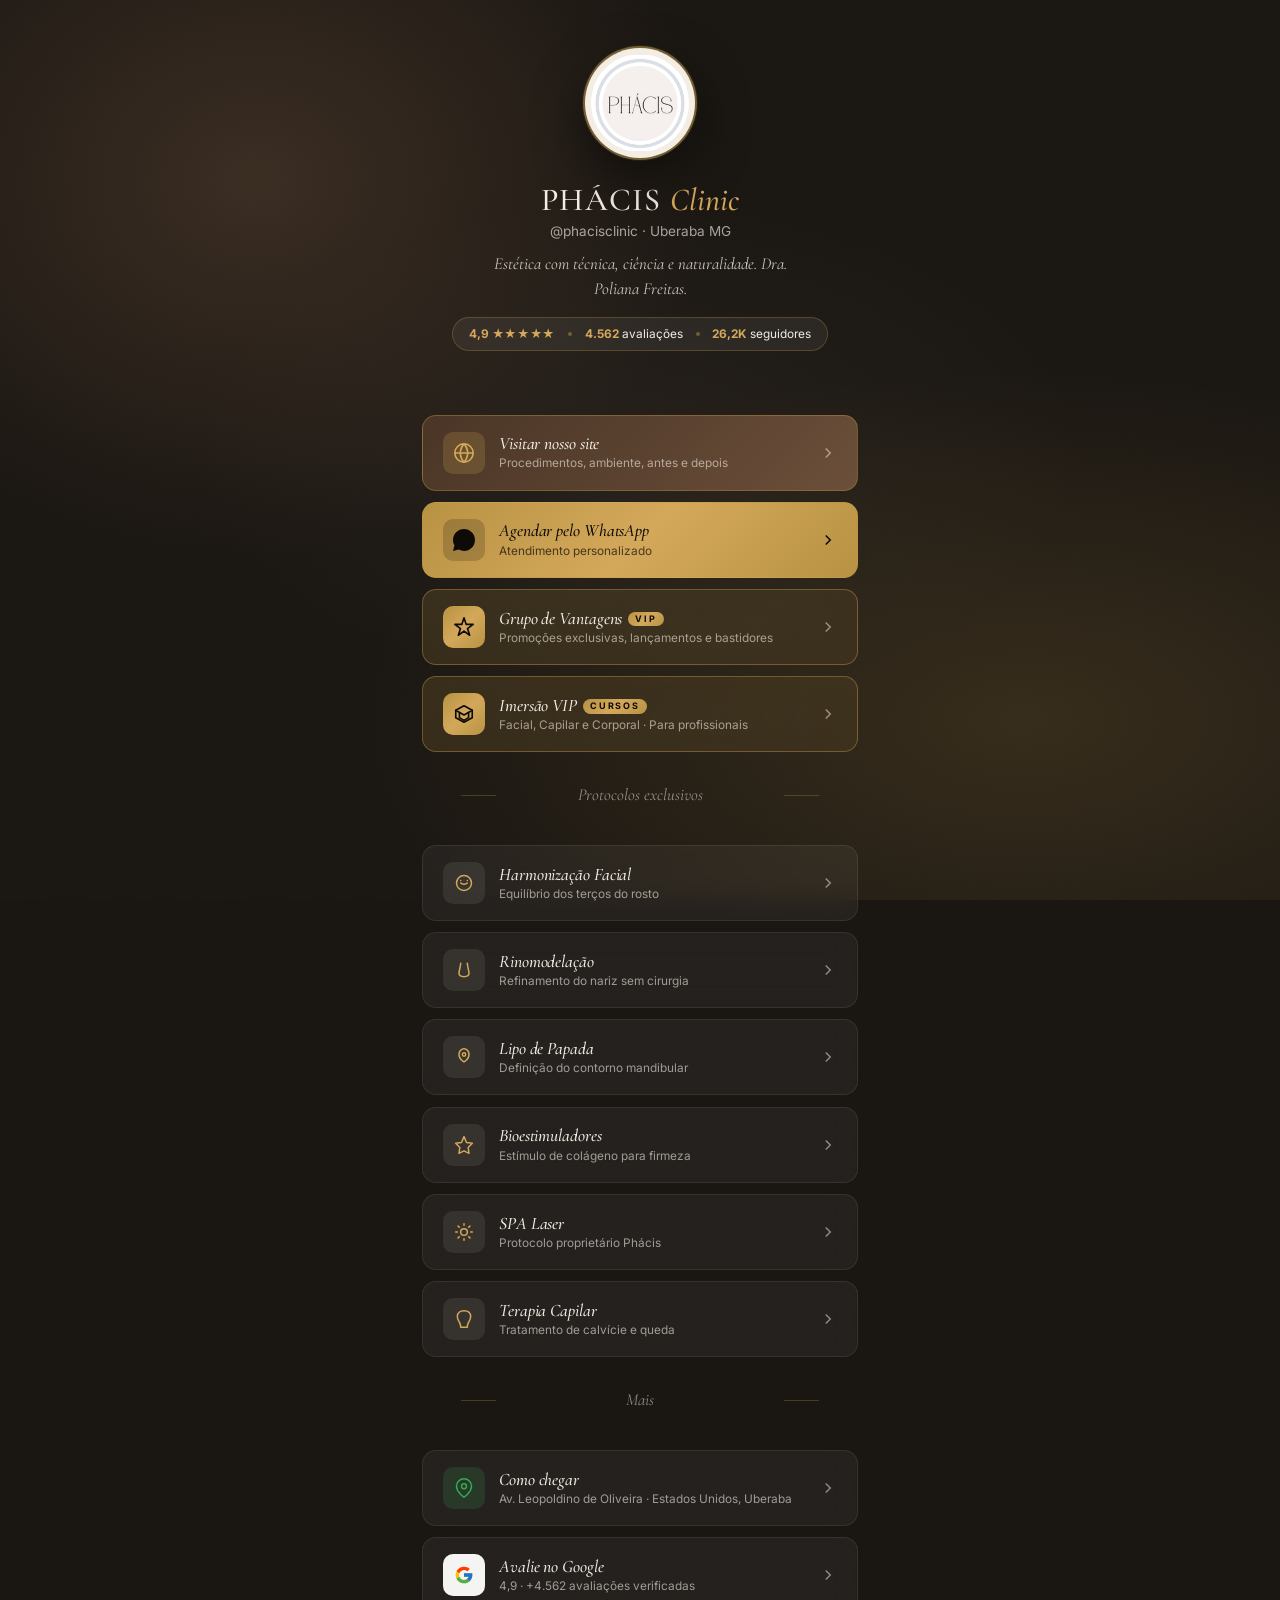
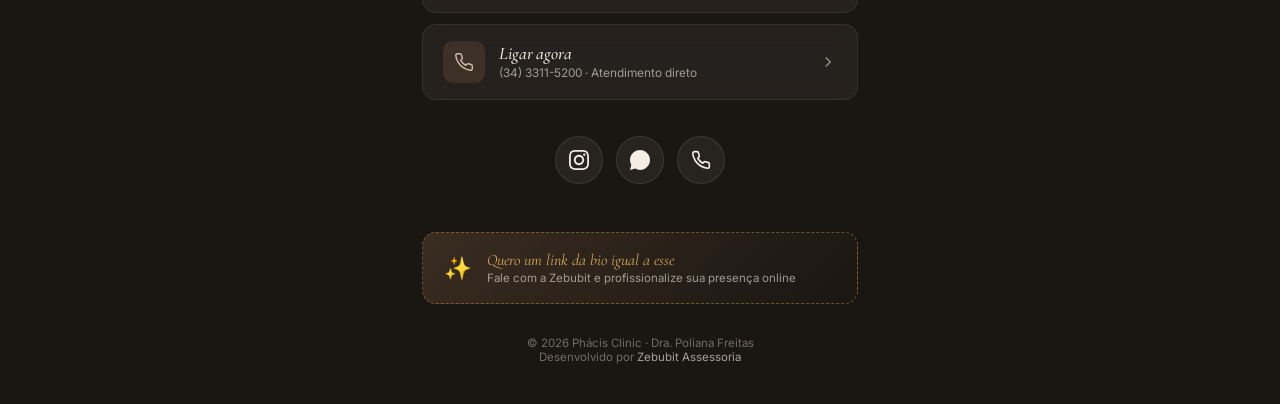
<file: bio/index.html>
<!DOCTYPE html>
<html lang="pt-BR">
<head>
<base href="../">
<meta charset="UTF-8">
<meta name="viewport" content="width=device-width, initial-scale=1.0">
<title>Phácis Clinic · Dra. Poliana Freitas · Todos os links</title>
<meta name="description" content="Phácis Clinic em Uberaba MG. Dra. Poliana Freitas. Agende pelo WhatsApp, conheça os procedimentos, veja o Instagram e mais.">
<meta name="theme-color" content="#1a1612">
<meta property="og:title" content="Phácis Clinic · Todos os links">
<meta property="og:description" content="Estética com técnica, ciência e naturalidade. Agende sua avaliação.">
<meta property="og:type" content="website">

<link rel="preconnect" href="https://fonts.googleapis.com">
<link rel="preconnect" href="https://fonts.gstatic.com" crossorigin>
<link href="https://fonts.googleapis.com/css2?family=Cormorant+Garamond:ital,wght@0,400;0,500;0,600;1,400;1,500&family=Inter:wght@300;400;500;600;700&display=swap" rel="stylesheet">
<link rel="icon" type="image/png" href="assets/img/logo/phacis-logo.png">

<style>
  :root {
    --cream:         #f3ede4;
    --cream-soft:    #ebe3d6;
    --cream-deep:    #e0d4c1;
    --nude:          #c9b8a3;
    --chocolate:     #6b4f3a;
    --chocolate-l:   #8c6850;
    --chocolate-d:   #4a3526;
    --black-soft:    #1a1612;
    --ink:           #0e0a08;
    --gold:          #b89243;
    --gold-l:        #d4a85a;
    --grad-nude:     linear-gradient(135deg, var(--nude), var(--chocolate), var(--chocolate-d));
    --grad-gold:     linear-gradient(135deg, var(--gold), var(--gold-l), var(--gold));
    --serif:         "Cormorant Garamond", Georgia, serif;
    --sans:          "Inter", -apple-system, BlinkMacSystemFont, sans-serif;
    --ease:          cubic-bezier(0.22, 0.61, 0.36, 1);
  }

  * { margin: 0; padding: 0; box-sizing: border-box; }
  body {
    font-family: var(--sans);
    background: var(--black-soft);
    color: var(--cream);
    min-height: 100vh;
    -webkit-font-smoothing: antialiased;
    overflow-x: hidden;
    position: relative;
  }

  .bg-glow {
    position: fixed;
    inset: 0;
    z-index: 0;
    pointer-events: none;
    background:
      radial-gradient(ellipse 60% 70% at 20% 20%, rgba(107, 79, 58, 0.4) 0%, transparent 60%),
      radial-gradient(ellipse 80% 60% at 80% 80%, rgba(184, 146, 67, 0.18) 0%, transparent 65%),
      radial-gradient(ellipse 50% 40% at 50% 50%, rgba(201, 184, 163, 0.06) 0%, transparent 70%),
      var(--black-soft);
  }
  .bg-grain {
    position: fixed;
    inset: 0;
    z-index: 1;
    pointer-events: none;
    opacity: 0.07;
    mix-blend-mode: overlay;
    background-image: url("data:image/svg+xml;utf8,<svg xmlns='http://www.w3.org/2000/svg' width='200' height='200'><filter id='n'><feTurbulence type='fractalNoise' baseFrequency='0.9' numOctaves='2' stitchTiles='stitch'/></filter><rect width='100%25' height='100%25' filter='url(%23n)' opacity='0.6'/></svg>");
  }

  .container {
    position: relative;
    z-index: 2;
    max-width: 480px;
    margin: 0 auto;
    padding: 3rem 1.4rem 2.5rem;
    min-height: 100vh;
    display: flex;
    flex-direction: column;
  }

  .header {
    text-align: center;
    margin-bottom: 2rem;
    opacity: 0;
    transform: translateY(20px);
    animation: fadeUp 0.8s var(--ease) 0.1s forwards;
  }
  .logo {
    width: 110px; height: 110px;
    margin: 0 auto 1.4rem;
    position: relative;
    border-radius: 50%;
    overflow: hidden;
    background: var(--cream);
    padding: 6px;
    box-shadow:
      0 0 0 2px rgba(184, 146, 67, 0.55),
      0 0 0 3px rgba(255,255,255,0.05),
      0 20px 50px rgba(0, 0, 0, 0.5);
  }
  .logo img { width: 100%; height: 100%; object-fit: contain; border-radius: 50%; }
  .logo::before {
    content: "";
    position: absolute;
    inset: -8px;
    border-radius: 50%;
    background: conic-gradient(from 0deg, var(--gold), var(--nude), var(--gold-l), var(--chocolate-l), var(--gold));
    z-index: -1;
    animation: spin 10s linear infinite;
    opacity: 0.5;
  }
  @keyframes spin { to { transform: rotate(360deg); } }

  .brand-name {
    font-family: var(--serif);
    font-size: 2rem;
    font-weight: 500;
    letter-spacing: 0.04em;
    color: var(--cream);
    margin-bottom: 4px;
  }
  .brand-name em {
    font-style: italic;
    color: var(--gold-l);
    letter-spacing: 0;
  }
  .brand-handle {
    font-size: 0.85rem;
    color: rgba(243, 237, 228, 0.65);
    margin-bottom: 0.7rem;
  }
  .brand-tagline {
    font-family: var(--serif);
    font-style: italic;
    font-size: 1.05rem;
    color: rgba(243, 237, 228, 0.82);
    max-width: 320px;
    margin: 0 auto;
    line-height: 1.5;
  }

  .stats-row {
    display: inline-flex;
    align-items: center;
    gap: 0.8rem;
    background: rgba(255, 255, 255, 0.06);
    backdrop-filter: blur(10px);
    -webkit-backdrop-filter: blur(10px);
    border: 1px solid rgba(184, 146, 67, 0.3);
    padding: 0.55rem 1rem;
    border-radius: 100px;
    margin: 1rem auto 0;
    font-size: 0.74rem;
    color: var(--cream);
    opacity: 0;
    transform: translateY(20px);
    animation: fadeUp 0.8s var(--ease) 0.25s forwards;
  }
  .stats-row strong { color: var(--gold-l); font-weight: 700; }
  .stats-row .stars { color: var(--gold-l); letter-spacing: 0.06em; }
  .stats-row .sep {
    width: 4px; height: 4px;
    background: rgba(184, 146, 67, 0.5);
    border-radius: 50%;
  }

  .links {
    display: flex;
    flex-direction: column;
    gap: 0.7rem;
    margin-top: 2rem;
  }

  .link {
    display: flex;
    align-items: center;
    gap: 0.9rem;
    padding: 1rem 1.2rem;
    background: rgba(255, 255, 255, 0.05);
    backdrop-filter: blur(12px);
    -webkit-backdrop-filter: blur(12px);
    border: 1px solid rgba(255, 255, 255, 0.08);
    border-radius: 14px;
    color: var(--cream);
    text-decoration: none;
    transition: all 0.35s var(--ease);
    position: relative;
    overflow: hidden;
    opacity: 0;
    transform: translateY(20px);
    animation: fadeUp 0.7s var(--ease) forwards;
  }
  .link:hover {
    transform: translateY(-2px);
    background: rgba(255, 255, 255, 0.1);
    border-color: rgba(184, 146, 67, 0.45);
    box-shadow: 0 10px 30px rgba(0, 0, 0, 0.35);
  }
  .link__icon {
    width: 42px; height: 42px;
    border-radius: 10px;
    display: grid;
    place-items: center;
    flex-shrink: 0;
    background: rgba(255, 255, 255, 0.08);
    color: var(--gold-l);
    transition: all 0.3s var(--ease);
  }
  .link:hover .link__icon {
    background: var(--gold);
    color: var(--ink);
    transform: scale(1.06);
  }
  .link__body { flex: 1; min-width: 0; }
  .link__title {
    font-family: var(--serif);
    font-style: italic;
    font-size: 1.1rem;
    font-weight: 500;
    color: var(--cream);
    line-height: 1.2;
    letter-spacing: -0.005em;
  }
  .link__sub {
    font-size: 0.74rem;
    color: rgba(243, 237, 228, 0.6);
    margin-top: 2px;
    line-height: 1.3;
    font-family: var(--sans);
  }
  .link__arrow {
    flex-shrink: 0;
    color: rgba(243, 237, 228, 0.5);
    transition: all 0.3s var(--ease);
  }
  .link:hover .link__arrow {
    color: var(--gold-l);
    transform: translateX(4px);
  }

  /* Site primary - gradient nude */
  .link--site-primary {
    background: linear-gradient(135deg, var(--chocolate-d) 0%, var(--chocolate) 100%);
    border-color: rgba(184, 146, 67, 0.4);
    isolation: isolate;
  }
  .link--site-primary::before {
    content: "";
    position: absolute;
    top: 0; left: -100%;
    width: 50%; height: 100%;
    background: linear-gradient(100deg, transparent 0%, rgba(255,255,255,0) 30%, rgba(212, 168, 90, 0.55) 50%, rgba(255,255,255,0) 70%, transparent 100%);
    transform: skewX(-20deg);
    z-index: 1;
    animation: featuredFlash 4s ease-in-out infinite;
    animation-delay: 1.5s;
    pointer-events: none;
  }
  .link--site-primary .link__icon {
    background: rgba(184, 146, 67, 0.25);
    color: var(--gold-l);
  }
  .link--site-primary:hover {
    transform: translateY(-3px);
    box-shadow: 0 16px 40px rgba(107, 79, 58, 0.55);
    border-color: var(--gold);
  }

  /* VIP highlight - subtle gold tint with badge */
  .link--vip {
    background: linear-gradient(135deg, rgba(184, 146, 67, 0.18) 0%, rgba(212, 168, 90, 0.08) 100%);
    border: 1px solid rgba(184, 146, 67, 0.45);
    isolation: isolate;
  }
  .link--vip::before {
    content: "";
    position: absolute;
    top: 0; left: -100%;
    width: 40%; height: 100%;
    background: linear-gradient(100deg, transparent 0%, rgba(212, 168, 90, 0) 30%, rgba(212, 168, 90, 0.35) 50%, rgba(212, 168, 90, 0) 70%, transparent 100%);
    transform: skewX(-20deg);
    z-index: 1;
    animation: featuredFlash 5s ease-in-out infinite;
    animation-delay: 2.5s;
    pointer-events: none;
  }
  .link--vip:hover {
    background: linear-gradient(135deg, rgba(184, 146, 67, 0.28) 0%, rgba(212, 168, 90, 0.15) 100%);
    border-color: var(--gold);
    box-shadow: 0 14px 36px rgba(184, 146, 67, 0.4);
  }
  .link--vip .link__icon {
    background: var(--grad-gold);
    color: var(--ink);
  }
  .link__badge {
    display: inline-block;
    font-family: var(--sans);
    font-style: normal;
    font-size: 0.56rem;
    font-weight: 700;
    letter-spacing: 0.2em;
    color: var(--ink);
    background: var(--grad-gold);
    padding: 2px 7px;
    border-radius: 100px;
    margin-left: 6px;
    vertical-align: 2px;
  }

  /* WhatsApp featured - gold */
  .link--featured {
    background: var(--grad-gold);
    border-color: transparent;
    isolation: isolate;
    color: var(--ink);
  }
  .link--featured::before {
    content: "";
    position: absolute;
    top: 0; left: -100%;
    width: 50%; height: 100%;
    background: linear-gradient(100deg, transparent 0%, rgba(255,255,255,0) 30%, rgba(255,255,255,0.55) 50%, rgba(255,255,255,0) 70%, transparent 100%);
    transform: skewX(-20deg);
    z-index: 1;
    animation: featuredFlash 3.5s ease-in-out infinite;
    pointer-events: none;
  }
  @keyframes featuredFlash {
    0% { left: -100%; }
    50% { left: 130%; }
    100% { left: 130%; }
  }
  .link--featured .link__icon {
    background: rgba(14, 10, 8, 0.18);
    color: var(--ink);
  }
  .link--featured .link__title { color: var(--ink); font-style: italic; }
  .link--featured .link__sub { color: rgba(14, 10, 8, 0.7); }
  .link--featured .link__arrow { color: var(--ink); }
  .link--featured:hover {
    transform: translateY(-3px);
    box-shadow: 0 16px 40px rgba(184, 146, 67, 0.5);
  }

  .link--whatsapp .link__icon { background: rgba(37, 211, 102, 0.18); color: #25D366; }
  .link--whatsapp:hover .link__icon { background: #25D366; color: var(--cream); }
  .link--google .link__icon { background: rgba(255, 255, 255, 0.95); color: var(--ink); }
  .link--instagram .link__icon {
    background: linear-gradient(135deg,#feda75 0%,#fa7e1e 25%,#d62976 50%,#962fbf 75%,#4f5bd5 100%);
    color: var(--cream);
  }
  .link--maps .link__icon { background: rgba(52, 168, 83, 0.18); color: #34A853; }
  .link--maps:hover .link__icon { background: #34A853; color: var(--cream); }
  .link--phone .link__icon { background: rgba(107, 79, 58, 0.35); color: var(--nude); }

  .links-section-title {
    font-family: var(--serif);
    font-style: italic;
    font-size: 1.05rem;
    color: rgba(243, 237, 228, 0.55);
    text-align: center;
    margin: 2rem 0 0.5rem;
    position: relative;
    opacity: 0;
    animation: fadeUp 0.6s var(--ease) forwards;
  }
  .links-section-title::before,
  .links-section-title::after {
    content: "";
    position: absolute;
    top: 50%;
    width: 35px;
    height: 1px;
    background: rgba(184, 146, 67, 0.3);
  }
  .links-section-title::before { right: calc(50% + 9rem); }
  .links-section-title::after  { left:  calc(50% + 9rem); }

  .links .link:nth-child(1)  { animation-delay: 0.40s; }
  .links .link:nth-child(2)  { animation-delay: 0.46s; }
  .links .link:nth-child(3)  { animation-delay: 0.52s; }
  .links .link:nth-child(4)  { animation-delay: 0.58s; }
  .links .link:nth-child(5)  { animation-delay: 0.64s; }
  .links .link:nth-child(6)  { animation-delay: 0.70s; }
  .links .link:nth-child(7)  { animation-delay: 0.76s; }
  .links .link:nth-child(8)  { animation-delay: 0.82s; }
  .links-section-title:nth-of-type(1) { animation-delay: 0.85s; }
  .links-section-title:nth-of-type(2) { animation-delay: 1.05s; }

  .socials {
    display: flex;
    justify-content: center;
    gap: 0.8rem;
    margin: 2.2rem 0 1.5rem;
    opacity: 0;
    animation: fadeUp 0.6s var(--ease) 1.2s forwards;
  }
  .social {
    width: 48px; height: 48px;
    border-radius: 50%;
    background: rgba(255, 255, 255, 0.06);
    border: 1px solid rgba(255, 255, 255, 0.1);
    display: grid;
    place-items: center;
    color: var(--cream);
    transition: all 0.3s var(--ease);
  }
  .social:hover {
    transform: translateY(-3px);
    background: rgba(255, 255, 255, 0.12);
    border-color: var(--gold);
    color: var(--gold-l);
  }
  .social--insta:hover {
    background: linear-gradient(135deg,#feda75 0%,#fa7e1e 25%,#d62976 50%,#962fbf 75%,#4f5bd5 100%);
    border-color: transparent;
    color: var(--cream);
  }
  .social--whats:hover {
    background: #25D366;
    border-color: #25D366;
    color: var(--cream);
  }
  .social--phone:hover {
    background: var(--gold);
    border-color: var(--gold);
    color: var(--ink);
  }

  .footer {
    margin-top: auto;
    padding-top: 1.5rem;
    text-align: center;
    font-size: 0.72rem;
    color: rgba(243, 237, 228, 0.4);
    opacity: 0;
    animation: fadeUp 0.6s var(--ease) 1.4s forwards;
  }
  .footer a {
    color: rgba(243, 237, 228, 0.65);
    text-decoration: none;
    transition: color 0.3s;
  }
  .footer a:hover { color: var(--gold-l); }

  /* CTA Zebubit - quero uma bio assim */
  .bio-cta {
    margin: 1.5rem 0 0.5rem;
    padding: 1.1rem 1.3rem;
    border-radius: 14px;
    background: linear-gradient(135deg, rgba(107, 79, 58, 0.4) 0%, rgba(26, 22, 18, 0.5) 100%);
    border: 1px dashed rgba(184, 146, 67, 0.5);
    display: flex;
    align-items: center;
    gap: 0.9rem;
    text-decoration: none;
    color: var(--cream);
    transition: all 0.3s var(--ease);
  }
  .bio-cta:hover {
    border-color: var(--gold);
    background: linear-gradient(135deg, rgba(107, 79, 58, 0.55) 0%, rgba(26, 22, 18, 0.6) 100%);
    transform: translateY(-2px);
  }
  .bio-cta__icon { font-size: 1.4rem; flex-shrink: 0; }
  .bio-cta__title { font-family: var(--serif); font-style: italic; font-size: 1rem; color: var(--gold-l); }
  .bio-cta__sub { font-size: 0.72rem; color: rgba(243, 237, 228, 0.6); margin-top: 1px; }

  @keyframes fadeUp { to { opacity: 1; transform: translateY(0); } }

  @media (prefers-reduced-motion: reduce) {
    *, *::before, *::after {
      animation: none !important;
      transition: none !important;
      opacity: 1 !important;
      transform: none !important;
    }
  }

  @media (max-width: 380px) {
    .container { padding: 2rem 1rem; }
    .logo { width: 90px; height: 90px; }
    .brand-name { font-size: 1.7rem; }
  }
</style>
</head>
<body>

<div class="bg-glow" aria-hidden="true"></div>
<div class="bg-grain" aria-hidden="true"></div>

<main class="container">

  <header class="header">
    <div class="logo">
      <img src="assets/img/logo/phacis-logo.png" alt="Phácis Clinic">
    </div>
    <h1 class="brand-name">PHÁCIS <em>Clinic</em></h1>
    <div class="brand-handle">@phacisclinic · Uberaba MG</div>
    <p class="brand-tagline">Estética com técnica, ciência e naturalidade. Dra. Poliana Freitas.</p>

    <div class="stats-row">
      <span><strong>4,9</strong> <span class="stars">★★★★★</span></span>
      <span class="sep"></span>
      <span><strong>4.562</strong> avaliações</span>
      <span class="sep"></span>
      <span><strong>26,2K</strong> seguidores</span>
    </div>
  </header>

  <nav class="links" aria-label="Links principais">

    <a class="link link--site-primary" href="index.html">
      <div class="link__icon">
        <svg width="22" height="22" viewBox="0 0 24 24" fill="none" stroke="currentColor" stroke-width="1.8" stroke-linecap="round" stroke-linejoin="round"><circle cx="12" cy="12" r="10"/><line x1="2" y1="12" x2="22" y2="12"/><path d="M12 2a15.3 15.3 0 0 1 4 10 15.3 15.3 0 0 1-4 10 15.3 15.3 0 0 1-4-10 15.3 15.3 0 0 1 4-10z"/></svg>
      </div>
      <div class="link__body">
        <div class="link__title">Visitar nosso site</div>
        <div class="link__sub">Procedimentos, ambiente, antes e depois</div>
      </div>
      <svg class="link__arrow" width="18" height="18" viewBox="0 0 24 24" fill="none" stroke="currentColor" stroke-width="2"><path d="M9 6l6 6-6 6"/></svg>
    </a>

    <a class="link link--featured" href="https://wa.me/553433115200?text=Ol%C3%A1%20Ph%C3%A1cis!%20Vim%20pelo%20link%20da%20bio%20e%20gostaria%20de%20agendar%20uma%20avalia%C3%A7%C3%A3o." target="_blank" rel="noopener">
      <div class="link__icon">
        <svg width="22" height="22" viewBox="0 0 24 24" fill="currentColor"><path d="M17.472 14.382c-.297-.149-1.758-.867-2.03-.967-.273-.099-.471-.148-.67.15-.197.297-.767.966-.94 1.164-.173.199-.347.223-.644.075-.297-.15-1.255-.463-2.39-1.475-.883-.788-1.48-1.761-1.653-2.059-.173-.297-.018-.458.13-.606.134-.133.298-.347.446-.52.149-.174.198-.298.298-.497.099-.198.05-.371-.025-.52-.075-.149-.669-1.612-.916-2.207-.242-.579-.487-.5-.669-.51-.173-.008-.371-.01-.57-.01-.198 0-.52.074-.792.372-.272.297-1.04 1.016-1.04 2.479 0 1.462 1.065 2.875 1.213 3.074.149.198 2.096 3.2 5.077 4.487.709.306 1.262.489 1.694.625.712.227 1.36.195 1.871.118.571-.085 1.758-.719 2.006-1.413.248-.694.248-1.289.173-1.413-.074-.124-.272-.198-.57-.347M12 0C5.373 0 0 5.373 0 12c0 2.122.555 4.115 1.524 5.85L.06 23.94l6.235-1.636A11.94 11.94 0 0 0 12 24c6.627 0 12-5.373 12-12S18.627 0 12 0z"/></svg>
      </div>
      <div class="link__body">
        <div class="link__title">Agendar pelo WhatsApp</div>
        <div class="link__sub">Atendimento personalizado</div>
      </div>
      <svg class="link__arrow" width="18" height="18" viewBox="0 0 24 24" fill="none" stroke="currentColor" stroke-width="2"><path d="M9 6l6 6-6 6"/></svg>
    </a>

    <a class="link link--vip" href="https://wa.me/553433115200?text=Ol%C3%A1%20Ph%C3%A1cis!%20Vim%20pelo%20link%20da%20bio%20e%20gostaria%20de%20entrar%20no%20Grupo%20de%20Vantagens%20VIP." target="_blank" rel="noopener">
      <div class="link__icon">
        <svg width="22" height="22" viewBox="0 0 24 24" fill="none" stroke="currentColor" stroke-width="1.8" stroke-linecap="round" stroke-linejoin="round"><path d="M12 2l2.4 7.2H22l-6.2 4.5 2.4 7.3L12 16.5 5.8 21l2.4-7.3L2 9.2h7.6z"/></svg>
      </div>
      <div class="link__body">
        <div class="link__title">Grupo de Vantagens<span class="link__badge">VIP</span></div>
        <div class="link__sub">Promoções exclusivas, lançamentos e bastidores</div>
      </div>
      <svg class="link__arrow" width="18" height="18" viewBox="0 0 24 24" fill="none" stroke="currentColor" stroke-width="2"><path d="M9 6l6 6-6 6"/></svg>
    </a>

    <a class="link link--vip" href="https://wa.me/553433115200?text=Ol%C3%A1%20Ph%C3%A1cis!%20Vim%20pelo%20link%20da%20bio%20e%20gostaria%20de%20saber%20mais%20sobre%20a%20Imers%C3%A3o%20VIP%20Facial%2C%20Capilar%20e%20Corporal." target="_blank" rel="noopener">
      <div class="link__icon">
        <svg width="22" height="22" viewBox="0 0 24 24" fill="none" stroke="currentColor" stroke-width="1.8" stroke-linecap="round" stroke-linejoin="round"><path d="M3 8l9-5 9 5-9 5z"/><path d="M3 8v8l9 5 9-5V8"/><path d="M7 11v5l5 3 5-3v-5"/></svg>
      </div>
      <div class="link__body">
        <div class="link__title">Imersão VIP<span class="link__badge">CURSOS</span></div>
        <div class="link__sub">Facial, Capilar e Corporal · Para profissionais</div>
      </div>
      <svg class="link__arrow" width="18" height="18" viewBox="0 0 24 24" fill="none" stroke="currentColor" stroke-width="2"><path d="M9 6l6 6-6 6"/></svg>
    </a>

  </nav>

  <div class="links-section-title">Protocolos exclusivos</div>

  <nav class="links" aria-label="Procedimentos">

    <a class="link" href="https://wa.me/553433115200?text=Ol%C3%A1%20Ph%C3%A1cis!%20Vim%20pelo%20link%20da%20bio%20e%20gostaria%20de%20saber%20mais%20sobre%20Harmoniza%C3%A7%C3%A3o%20Facial." target="_blank" rel="noopener">
      <div class="link__icon">
        <svg width="20" height="20" viewBox="0 0 24 24" fill="none" stroke="currentColor" stroke-width="1.8" stroke-linecap="round" stroke-linejoin="round"><circle cx="12" cy="12" r="9"/><path d="M8 12c2 2 6 2 8 0M8 9h0.01M16 9h0.01"/></svg>
      </div>
      <div class="link__body">
        <div class="link__title">Harmonização Facial</div>
        <div class="link__sub">Equilíbrio dos terços do rosto</div>
      </div>
      <svg class="link__arrow" width="18" height="18" viewBox="0 0 24 24" fill="none" stroke="currentColor" stroke-width="2"><path d="M9 6l6 6-6 6"/></svg>
    </a>

    <a class="link" href="https://wa.me/553433115200?text=Ol%C3%A1%20Ph%C3%A1cis!%20Vim%20pelo%20link%20da%20bio%20e%20gostaria%20de%20saber%20mais%20sobre%20Rinomodela%C3%A7%C3%A3o." target="_blank" rel="noopener">
      <div class="link__icon">
        <svg width="20" height="20" viewBox="0 0 24 24" fill="none" stroke="currentColor" stroke-width="1.8" stroke-linecap="round" stroke-linejoin="round"><path d="M8 4c0 4-2 8-2 12s4 4 6 4 6 0 6-4-2-8-2-12"/></svg>
      </div>
      <div class="link__body">
        <div class="link__title">Rinomodelação</div>
        <div class="link__sub">Refinamento do nariz sem cirurgia</div>
      </div>
      <svg class="link__arrow" width="18" height="18" viewBox="0 0 24 24" fill="none" stroke="currentColor" stroke-width="2"><path d="M9 6l6 6-6 6"/></svg>
    </a>

    <a class="link" href="https://wa.me/553433115200?text=Ol%C3%A1%20Ph%C3%A1cis!%20Vim%20pelo%20link%20da%20bio%20e%20gostaria%20de%20saber%20mais%20sobre%20Lipo%20de%20Papada." target="_blank" rel="noopener">
      <div class="link__icon">
        <svg width="20" height="20" viewBox="0 0 24 24" fill="none" stroke="currentColor" stroke-width="1.8" stroke-linecap="round" stroke-linejoin="round"><path d="M6 9c0-4 3-7 6-7s6 3 6 7-3 7-6 9c-3-2-6-5-6-9z"/><circle cx="12" cy="9" r="2"/></svg>
      </div>
      <div class="link__body">
        <div class="link__title">Lipo de Papada</div>
        <div class="link__sub">Definição do contorno mandibular</div>
      </div>
      <svg class="link__arrow" width="18" height="18" viewBox="0 0 24 24" fill="none" stroke="currentColor" stroke-width="2"><path d="M9 6l6 6-6 6"/></svg>
    </a>

    <a class="link" href="https://wa.me/553433115200?text=Ol%C3%A1%20Ph%C3%A1cis!%20Vim%20pelo%20link%20da%20bio%20e%20gostaria%20de%20saber%20mais%20sobre%20Bioestimuladores%20de%20Col%C3%A1geno." target="_blank" rel="noopener">
      <div class="link__icon">
        <svg width="20" height="20" viewBox="0 0 24 24" fill="none" stroke="currentColor" stroke-width="1.8" stroke-linecap="round" stroke-linejoin="round"><path d="M12 2l3 7 7 1-5 5 1 7-6-3-6 3 1-7-5-5 7-1z"/></svg>
      </div>
      <div class="link__body">
        <div class="link__title">Bioestimuladores</div>
        <div class="link__sub">Estímulo de colágeno para firmeza</div>
      </div>
      <svg class="link__arrow" width="18" height="18" viewBox="0 0 24 24" fill="none" stroke="currentColor" stroke-width="2"><path d="M9 6l6 6-6 6"/></svg>
    </a>

    <a class="link" href="https://wa.me/553433115200?text=Ol%C3%A1%20Ph%C3%A1cis!%20Vim%20pelo%20link%20da%20bio%20e%20gostaria%20de%20saber%20mais%20sobre%20o%20SPA%20Laser." target="_blank" rel="noopener">
      <div class="link__icon">
        <svg width="20" height="20" viewBox="0 0 24 24" fill="none" stroke="currentColor" stroke-width="1.8" stroke-linecap="round" stroke-linejoin="round"><circle cx="12" cy="12" r="4"/><path d="M12 2v2M12 20v2M4.93 4.93l1.41 1.41M17.66 17.66l1.41 1.41M2 12h2M20 12h2M4.93 19.07l1.41-1.41M17.66 6.34l1.41-1.41"/></svg>
      </div>
      <div class="link__body">
        <div class="link__title">SPA Laser</div>
        <div class="link__sub">Protocolo proprietário Phácis</div>
      </div>
      <svg class="link__arrow" width="18" height="18" viewBox="0 0 24 24" fill="none" stroke="currentColor" stroke-width="2"><path d="M9 6l6 6-6 6"/></svg>
    </a>

    <a class="link" href="https://wa.me/553433115200?text=Ol%C3%A1%20Ph%C3%A1cis!%20Vim%20pelo%20link%20da%20bio%20e%20gostaria%20de%20saber%20mais%20sobre%20Terapia%20Capilar." target="_blank" rel="noopener">
      <div class="link__icon">
        <svg width="20" height="20" viewBox="0 0 24 24" fill="none" stroke="currentColor" stroke-width="1.8" stroke-linecap="round" stroke-linejoin="round"><path d="M4 9c0-5 4-7 8-7s8 2 8 7c0 4-2 6-3 8s-1 5-1 5h-8s0-3-1-5-3-4-3-8z"/></svg>
      </div>
      <div class="link__body">
        <div class="link__title">Terapia Capilar</div>
        <div class="link__sub">Tratamento de calvície e queda</div>
      </div>
      <svg class="link__arrow" width="18" height="18" viewBox="0 0 24 24" fill="none" stroke="currentColor" stroke-width="2"><path d="M9 6l6 6-6 6"/></svg>
    </a>

  </nav>

  <div class="links-section-title">Mais</div>

  <nav class="links" aria-label="Mais links">

    <a class="link link--maps" href="https://www.google.com/maps/search/?api=1&query=Ph%C3%A1cis+Clinic+Uberaba" target="_blank" rel="noopener">
      <div class="link__icon">
        <svg width="20" height="20" viewBox="0 0 24 24" fill="none" stroke="currentColor" stroke-width="1.8" stroke-linecap="round" stroke-linejoin="round"><path d="M21 10c0 7-9 13-9 13s-9-6-9-13a9 9 0 0 1 18 0z"/><circle cx="12" cy="10" r="3"/></svg>
      </div>
      <div class="link__body">
        <div class="link__title">Como chegar</div>
        <div class="link__sub">Av. Leopoldino de Oliveira · Estados Unidos, Uberaba</div>
      </div>
      <svg class="link__arrow" width="18" height="18" viewBox="0 0 24 24" fill="none" stroke="currentColor" stroke-width="2"><path d="M9 6l6 6-6 6"/></svg>
    </a>

    <a class="link link--google" href="https://www.google.com/maps/search/?api=1&query=Ph%C3%A1cis+Clinic+Uberaba" target="_blank" rel="noopener">
      <div class="link__icon">
        <svg width="20" height="20" viewBox="0 0 48 48"><path fill="#FFC107" d="M43.611 20.083H42V20H24v8h11.303c-1.649 4.657-6.08 8-11.303 8-6.627 0-12-5.373-12-12s5.373-12 12-12c3.059 0 5.842 1.154 7.961 3.039l5.657-5.657C34.046 6.053 29.268 4 24 4 12.955 4 4 12.955 4 24s8.955 20 20 20 20-8.955 20-20c0-1.341-.138-2.65-.389-3.917z"/><path fill="#FF3D00" d="M6.306 14.691l6.571 4.819C14.655 15.108 18.961 12 24 12c3.059 0 5.842 1.154 7.961 3.039l5.657-5.657C34.046 6.053 29.268 4 24 4 16.318 4 9.656 8.337 6.306 14.691z"/><path fill="#4CAF50" d="M24 44c5.166 0 9.86-1.977 13.409-5.192l-6.19-5.238A11.91 11.91 0 0124 36c-5.202 0-9.619-3.317-11.283-7.946l-6.522 5.025C9.505 39.556 16.227 44 24 44z"/><path fill="#1976D2" d="M43.611 20.083H42V20H24v8h11.303a12.04 12.04 0 01-4.087 5.571l.003-.002 6.19 5.238C36.971 39.205 44 34 44 24c0-1.341-.138-2.65-.389-3.917z"/></svg>
      </div>
      <div class="link__body">
        <div class="link__title">Avalie no Google</div>
        <div class="link__sub">4,9 · +4.562 avaliações verificadas</div>
      </div>
      <svg class="link__arrow" width="18" height="18" viewBox="0 0 24 24" fill="none" stroke="currentColor" stroke-width="2"><path d="M9 6l6 6-6 6"/></svg>
    </a>

    <a class="link link--phone" href="tel:+553433115200">
      <div class="link__icon">
        <svg width="20" height="20" viewBox="0 0 24 24" fill="none" stroke="currentColor" stroke-width="1.8" stroke-linecap="round" stroke-linejoin="round"><path d="M22 16.92v3a2 2 0 0 1-2.18 2 19.79 19.79 0 0 1-8.63-3.07 19.5 19.5 0 0 1-6-6 19.79 19.79 0 0 1-3.07-8.67A2 2 0 0 1 4.11 2h3a2 2 0 0 1 2 1.72 12.84 12.84 0 0 0 .7 2.81 2 2 0 0 1-.45 2.11L8.09 9.91a16 16 0 0 0 6 6l1.27-1.27a2 2 0 0 1 2.11-.45 12.84 12.84 0 0 0 2.81.7A2 2 0 0 1 22 16.92z"/></svg>
      </div>
      <div class="link__body">
        <div class="link__title">Ligar agora</div>
        <div class="link__sub">(34) 3311-5200 · Atendimento direto</div>
      </div>
      <svg class="link__arrow" width="18" height="18" viewBox="0 0 24 24" fill="none" stroke="currentColor" stroke-width="2"><path d="M9 6l6 6-6 6"/></svg>
    </a>

  </nav>

  <div class="socials" aria-label="Redes sociais">
    <a class="social social--insta" href="https://instagram.com/phacisclinic" target="_blank" rel="noopener" aria-label="Instagram">
      <svg width="20" height="20" viewBox="0 0 24 24" fill="currentColor"><path d="M12 2.163c3.204 0 3.584.012 4.85.07 3.252.148 4.771 1.691 4.919 4.919.058 1.265.069 1.645.069 4.849 0 3.205-.012 3.584-.069 4.849-.149 3.225-1.664 4.771-4.919 4.919-1.266.058-1.644.07-4.85.07-3.204 0-3.584-.012-4.849-.07-3.26-.149-4.771-1.699-4.919-4.92-.058-1.265-.07-1.644-.07-4.849 0-3.204.013-3.583.07-4.849.149-3.227 1.664-4.771 4.919-4.919 1.266-.057 1.645-.069 4.849-.069zm0-2.163c-3.259 0-3.667.014-4.947.072-4.358.2-6.78 2.618-6.98 6.98-.059 1.281-.073 1.689-.073 4.948 0 3.259.014 3.668.072 4.948.2 4.358 2.618 6.78 6.98 6.98 1.281.058 1.689.072 4.948.072 3.259 0 3.668-.014 4.948-.072 4.354-.2 6.782-2.618 6.979-6.98.059-1.28.073-1.689.073-4.948 0-3.259-.014-3.667-.072-4.947-.196-4.354-2.617-6.78-6.979-6.98-1.281-.059-1.69-.073-4.949-.073zm0 5.838c-3.403 0-6.162 2.759-6.162 6.162s2.759 6.163 6.162 6.163 6.162-2.759 6.162-6.163c0-3.403-2.759-6.162-6.162-6.162zm0 10.162c-2.209 0-4-1.79-4-4 0-2.209 1.791-4 4-4s4 1.791 4 4c0 2.21-1.791 4-4 4zm6.406-11.845c-.796 0-1.441.645-1.441 1.44s.645 1.44 1.441 1.44c.795 0 1.439-.645 1.439-1.44s-.644-1.44-1.439-1.44z"/></svg>
    </a>
    <a class="social social--whats" href="https://wa.me/553433115200" target="_blank" rel="noopener" aria-label="WhatsApp">
      <svg width="20" height="20" viewBox="0 0 24 24" fill="currentColor"><path d="M17.472 14.382c-.297-.149-1.758-.867-2.03-.967-.273-.099-.471-.148-.67.15-.197.297-.767.966-.94 1.164-.173.199-.347.223-.644.075-.297-.15-1.255-.463-2.39-1.475-.883-.788-1.48-1.761-1.653-2.059-.173-.297-.018-.458.13-.606.134-.133.298-.347.446-.52.149-.174.198-.298.298-.497.099-.198.05-.371-.025-.52-.075-.149-.669-1.612-.916-2.207-.242-.579-.487-.5-.669-.51-.173-.008-.371-.01-.57-.01-.198 0-.52.074-.792.372-.272.297-1.04 1.016-1.04 2.479 0 1.462 1.065 2.875 1.213 3.074.149.198 2.096 3.2 5.077 4.487.709.306 1.262.489 1.694.625.712.227 1.36.195 1.871.118.571-.085 1.758-.719 2.006-1.413.248-.694.248-1.289.173-1.413-.074-.124-.272-.198-.57-.347M12 0C5.373 0 0 5.373 0 12c0 2.122.555 4.115 1.524 5.85L.06 23.94l6.235-1.636A11.94 11.94 0 0 0 12 24c6.627 0 12-5.373 12-12S18.627 0 12 0z"/></svg>
    </a>
    <a class="social social--phone" href="tel:+553433115200" aria-label="Telefone">
      <svg width="20" height="20" viewBox="0 0 24 24" fill="none" stroke="currentColor" stroke-width="2" stroke-linecap="round" stroke-linejoin="round"><path d="M22 16.92v3a2 2 0 0 1-2.18 2 19.79 19.79 0 0 1-8.63-3.07 19.5 19.5 0 0 1-6-6 19.79 19.79 0 0 1-3.07-8.67A2 2 0 0 1 4.11 2h3a2 2 0 0 1 2 1.72 12.84 12.84 0 0 0 .7 2.81 2 2 0 0 1-.45 2.11L8.09 9.91a16 16 0 0 0 6 6l1.27-1.27a2 2 0 0 1 2.11-.45 12.84 12.84 0 0 0 2.81.7A2 2 0 0 1 22 16.92z"/></svg>
    </a>
  </div>

  <a class="bio-cta" href="https://wa.me/5534993421500?text=Ol%C3%A1%2C%20Dione!%20Quero%20um%20link%20da%20bio%20igual%20a%20esse." target="_blank" rel="noopener">
    <span class="bio-cta__icon">✨</span>
    <div class="link__body">
      <div class="bio-cta__title">Quero um link da bio igual a esse</div>
      <div class="bio-cta__sub">Fale com a Zebubit e profissionalize sua presença online</div>
    </div>
  </a>

  <footer class="footer">
    © 2026 Phácis Clinic · Dra. Poliana Freitas<br>
    Desenvolvido por <a href="https://zebubit.com.br" target="_blank" rel="noopener">Zebubit Assessoria</a>
  </footer>

</main>

</body>
</html>
</file>
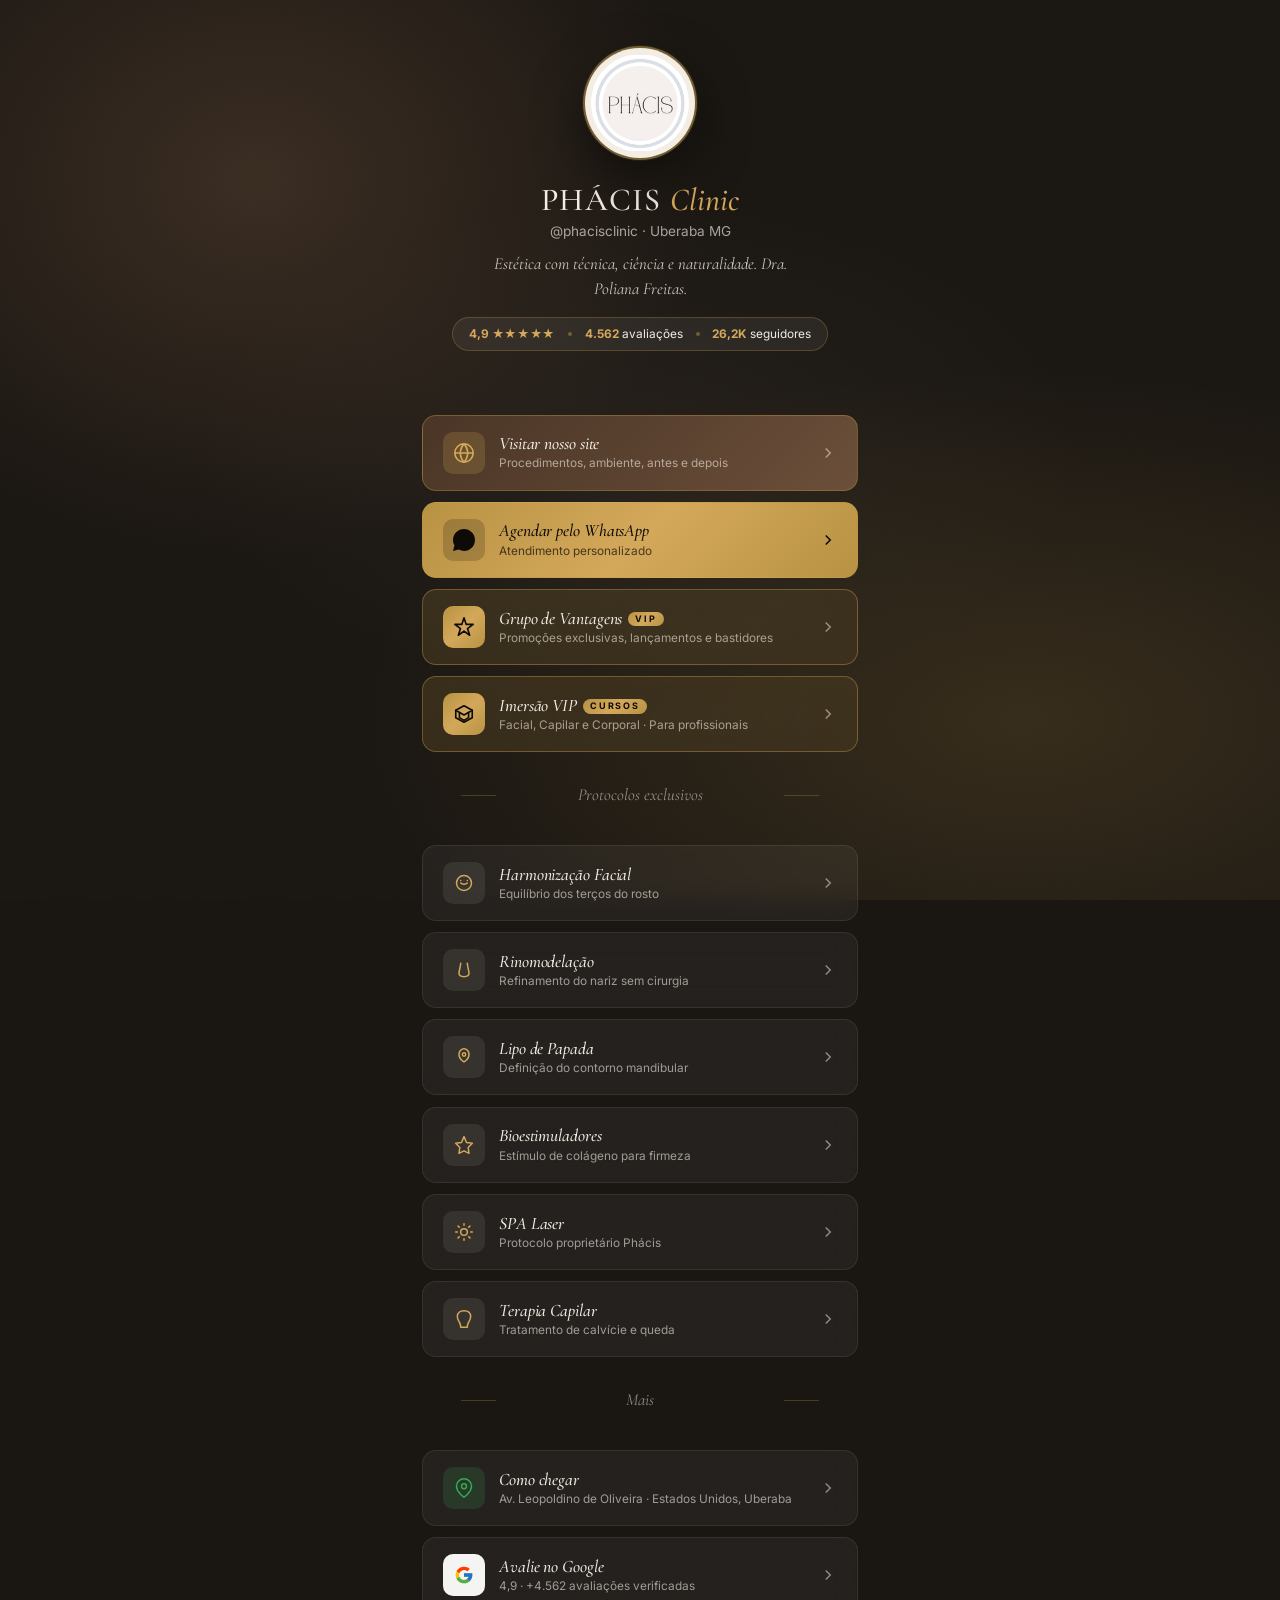
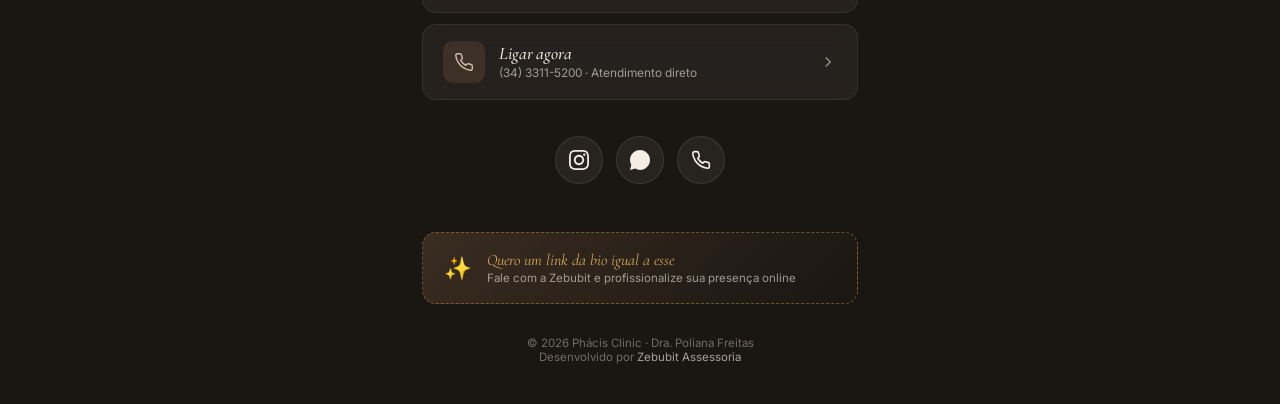
<file: links.html>
<!DOCTYPE html>
<html lang="pt-BR">
<head>
<meta charset="UTF-8">
<meta name="viewport" content="width=device-width, initial-scale=1.0">
<title>Phácis Clinic · Dra. Poliana Freitas · Todos os links</title>
<meta name="description" content="Phácis Clinic em Uberaba MG. Dra. Poliana Freitas. Agende pelo WhatsApp, conheça os procedimentos, veja o Instagram e mais.">
<meta name="theme-color" content="#1a1612">
<meta property="og:title" content="Phácis Clinic · Todos os links">
<meta property="og:description" content="Estética com técnica, ciência e naturalidade. Agende sua avaliação.">
<meta property="og:type" content="website">

<link rel="preconnect" href="https://fonts.googleapis.com">
<link rel="preconnect" href="https://fonts.gstatic.com" crossorigin>
<link href="https://fonts.googleapis.com/css2?family=Cormorant+Garamond:ital,wght@0,400;0,500;0,600;1,400;1,500&family=Inter:wght@300;400;500;600;700&display=swap" rel="stylesheet">
<link rel="icon" type="image/png" href="assets/img/logo/phacis-logo.png">

<style>
  :root {
    --cream:         #f3ede4;
    --cream-soft:    #ebe3d6;
    --cream-deep:    #e0d4c1;
    --nude:          #c9b8a3;
    --chocolate:     #6b4f3a;
    --chocolate-l:   #8c6850;
    --chocolate-d:   #4a3526;
    --black-soft:    #1a1612;
    --ink:           #0e0a08;
    --gold:          #b89243;
    --gold-l:        #d4a85a;
    --grad-nude:     linear-gradient(135deg, var(--nude), var(--chocolate), var(--chocolate-d));
    --grad-gold:     linear-gradient(135deg, var(--gold), var(--gold-l), var(--gold));
    --serif:         "Cormorant Garamond", Georgia, serif;
    --sans:          "Inter", -apple-system, BlinkMacSystemFont, sans-serif;
    --ease:          cubic-bezier(0.22, 0.61, 0.36, 1);
  }

  * { margin: 0; padding: 0; box-sizing: border-box; }
  body {
    font-family: var(--sans);
    background: var(--black-soft);
    color: var(--cream);
    min-height: 100vh;
    -webkit-font-smoothing: antialiased;
    overflow-x: hidden;
    position: relative;
  }

  .bg-glow {
    position: fixed;
    inset: 0;
    z-index: 0;
    pointer-events: none;
    background:
      radial-gradient(ellipse 60% 70% at 20% 20%, rgba(107, 79, 58, 0.4) 0%, transparent 60%),
      radial-gradient(ellipse 80% 60% at 80% 80%, rgba(184, 146, 67, 0.18) 0%, transparent 65%),
      radial-gradient(ellipse 50% 40% at 50% 50%, rgba(201, 184, 163, 0.06) 0%, transparent 70%),
      var(--black-soft);
  }
  .bg-grain {
    position: fixed;
    inset: 0;
    z-index: 1;
    pointer-events: none;
    opacity: 0.07;
    mix-blend-mode: overlay;
    background-image: url("data:image/svg+xml;utf8,<svg xmlns='http://www.w3.org/2000/svg' width='200' height='200'><filter id='n'><feTurbulence type='fractalNoise' baseFrequency='0.9' numOctaves='2' stitchTiles='stitch'/></filter><rect width='100%25' height='100%25' filter='url(%23n)' opacity='0.6'/></svg>");
  }

  .container {
    position: relative;
    z-index: 2;
    max-width: 480px;
    margin: 0 auto;
    padding: 3rem 1.4rem 2.5rem;
    min-height: 100vh;
    display: flex;
    flex-direction: column;
  }

  .header {
    text-align: center;
    margin-bottom: 2rem;
    opacity: 0;
    transform: translateY(20px);
    animation: fadeUp 0.8s var(--ease) 0.1s forwards;
  }
  .logo {
    width: 110px; height: 110px;
    margin: 0 auto 1.4rem;
    position: relative;
    border-radius: 50%;
    overflow: hidden;
    background: var(--cream);
    padding: 6px;
    box-shadow:
      0 0 0 2px rgba(184, 146, 67, 0.55),
      0 0 0 3px rgba(255,255,255,0.05),
      0 20px 50px rgba(0, 0, 0, 0.5);
  }
  .logo img { width: 100%; height: 100%; object-fit: contain; border-radius: 50%; }
  .logo::before {
    content: "";
    position: absolute;
    inset: -8px;
    border-radius: 50%;
    background: conic-gradient(from 0deg, var(--gold), var(--nude), var(--gold-l), var(--chocolate-l), var(--gold));
    z-index: -1;
    animation: spin 10s linear infinite;
    opacity: 0.5;
  }
  @keyframes spin { to { transform: rotate(360deg); } }

  .brand-name {
    font-family: var(--serif);
    font-size: 2rem;
    font-weight: 500;
    letter-spacing: 0.04em;
    color: var(--cream);
    margin-bottom: 4px;
  }
  .brand-name em {
    font-style: italic;
    color: var(--gold-l);
    letter-spacing: 0;
  }
  .brand-handle {
    font-size: 0.85rem;
    color: rgba(243, 237, 228, 0.65);
    margin-bottom: 0.7rem;
  }
  .brand-tagline {
    font-family: var(--serif);
    font-style: italic;
    font-size: 1.05rem;
    color: rgba(243, 237, 228, 0.82);
    max-width: 320px;
    margin: 0 auto;
    line-height: 1.5;
  }

  .stats-row {
    display: inline-flex;
    align-items: center;
    gap: 0.8rem;
    background: rgba(255, 255, 255, 0.06);
    backdrop-filter: blur(10px);
    -webkit-backdrop-filter: blur(10px);
    border: 1px solid rgba(184, 146, 67, 0.3);
    padding: 0.55rem 1rem;
    border-radius: 100px;
    margin: 1rem auto 0;
    font-size: 0.74rem;
    color: var(--cream);
    opacity: 0;
    transform: translateY(20px);
    animation: fadeUp 0.8s var(--ease) 0.25s forwards;
  }
  .stats-row strong { color: var(--gold-l); font-weight: 700; }
  .stats-row .stars { color: var(--gold-l); letter-spacing: 0.06em; }
  .stats-row .sep {
    width: 4px; height: 4px;
    background: rgba(184, 146, 67, 0.5);
    border-radius: 50%;
  }

  .links {
    display: flex;
    flex-direction: column;
    gap: 0.7rem;
    margin-top: 2rem;
  }

  .link {
    display: flex;
    align-items: center;
    gap: 0.9rem;
    padding: 1rem 1.2rem;
    background: rgba(255, 255, 255, 0.05);
    backdrop-filter: blur(12px);
    -webkit-backdrop-filter: blur(12px);
    border: 1px solid rgba(255, 255, 255, 0.08);
    border-radius: 14px;
    color: var(--cream);
    text-decoration: none;
    transition: all 0.35s var(--ease);
    position: relative;
    overflow: hidden;
    opacity: 0;
    transform: translateY(20px);
    animation: fadeUp 0.7s var(--ease) forwards;
  }
  .link:hover {
    transform: translateY(-2px);
    background: rgba(255, 255, 255, 0.1);
    border-color: rgba(184, 146, 67, 0.45);
    box-shadow: 0 10px 30px rgba(0, 0, 0, 0.35);
  }
  .link__icon {
    width: 42px; height: 42px;
    border-radius: 10px;
    display: grid;
    place-items: center;
    flex-shrink: 0;
    background: rgba(255, 255, 255, 0.08);
    color: var(--gold-l);
    transition: all 0.3s var(--ease);
  }
  .link:hover .link__icon {
    background: var(--gold);
    color: var(--ink);
    transform: scale(1.06);
  }
  .link__body { flex: 1; min-width: 0; }
  .link__title {
    font-family: var(--serif);
    font-style: italic;
    font-size: 1.1rem;
    font-weight: 500;
    color: var(--cream);
    line-height: 1.2;
    letter-spacing: -0.005em;
  }
  .link__sub {
    font-size: 0.74rem;
    color: rgba(243, 237, 228, 0.6);
    margin-top: 2px;
    line-height: 1.3;
    font-family: var(--sans);
  }
  .link__arrow {
    flex-shrink: 0;
    color: rgba(243, 237, 228, 0.5);
    transition: all 0.3s var(--ease);
  }
  .link:hover .link__arrow {
    color: var(--gold-l);
    transform: translateX(4px);
  }

  /* Site primary - gradient nude */
  .link--site-primary {
    background: linear-gradient(135deg, var(--chocolate-d) 0%, var(--chocolate) 100%);
    border-color: rgba(184, 146, 67, 0.4);
    isolation: isolate;
  }
  .link--site-primary::before {
    content: "";
    position: absolute;
    top: 0; left: -100%;
    width: 50%; height: 100%;
    background: linear-gradient(100deg, transparent 0%, rgba(255,255,255,0) 30%, rgba(212, 168, 90, 0.55) 50%, rgba(255,255,255,0) 70%, transparent 100%);
    transform: skewX(-20deg);
    z-index: 1;
    animation: featuredFlash 4s ease-in-out infinite;
    animation-delay: 1.5s;
    pointer-events: none;
  }
  .link--site-primary .link__icon {
    background: rgba(184, 146, 67, 0.25);
    color: var(--gold-l);
  }
  .link--site-primary:hover {
    transform: translateY(-3px);
    box-shadow: 0 16px 40px rgba(107, 79, 58, 0.55);
    border-color: var(--gold);
  }

  /* VIP highlight - subtle gold tint with badge */
  .link--vip {
    background: linear-gradient(135deg, rgba(184, 146, 67, 0.18) 0%, rgba(212, 168, 90, 0.08) 100%);
    border: 1px solid rgba(184, 146, 67, 0.45);
    isolation: isolate;
  }
  .link--vip::before {
    content: "";
    position: absolute;
    top: 0; left: -100%;
    width: 40%; height: 100%;
    background: linear-gradient(100deg, transparent 0%, rgba(212, 168, 90, 0) 30%, rgba(212, 168, 90, 0.35) 50%, rgba(212, 168, 90, 0) 70%, transparent 100%);
    transform: skewX(-20deg);
    z-index: 1;
    animation: featuredFlash 5s ease-in-out infinite;
    animation-delay: 2.5s;
    pointer-events: none;
  }
  .link--vip:hover {
    background: linear-gradient(135deg, rgba(184, 146, 67, 0.28) 0%, rgba(212, 168, 90, 0.15) 100%);
    border-color: var(--gold);
    box-shadow: 0 14px 36px rgba(184, 146, 67, 0.4);
  }
  .link--vip .link__icon {
    background: var(--grad-gold);
    color: var(--ink);
  }
  .link__badge {
    display: inline-block;
    font-family: var(--sans);
    font-style: normal;
    font-size: 0.56rem;
    font-weight: 700;
    letter-spacing: 0.2em;
    color: var(--ink);
    background: var(--grad-gold);
    padding: 2px 7px;
    border-radius: 100px;
    margin-left: 6px;
    vertical-align: 2px;
  }

  /* WhatsApp featured - gold */
  .link--featured {
    background: var(--grad-gold);
    border-color: transparent;
    isolation: isolate;
    color: var(--ink);
  }
  .link--featured::before {
    content: "";
    position: absolute;
    top: 0; left: -100%;
    width: 50%; height: 100%;
    background: linear-gradient(100deg, transparent 0%, rgba(255,255,255,0) 30%, rgba(255,255,255,0.55) 50%, rgba(255,255,255,0) 70%, transparent 100%);
    transform: skewX(-20deg);
    z-index: 1;
    animation: featuredFlash 3.5s ease-in-out infinite;
    pointer-events: none;
  }
  @keyframes featuredFlash {
    0% { left: -100%; }
    50% { left: 130%; }
    100% { left: 130%; }
  }
  .link--featured .link__icon {
    background: rgba(14, 10, 8, 0.18);
    color: var(--ink);
  }
  .link--featured .link__title { color: var(--ink); font-style: italic; }
  .link--featured .link__sub { color: rgba(14, 10, 8, 0.7); }
  .link--featured .link__arrow { color: var(--ink); }
  .link--featured:hover {
    transform: translateY(-3px);
    box-shadow: 0 16px 40px rgba(184, 146, 67, 0.5);
  }

  .link--whatsapp .link__icon { background: rgba(37, 211, 102, 0.18); color: #25D366; }
  .link--whatsapp:hover .link__icon { background: #25D366; color: var(--cream); }
  .link--google .link__icon { background: rgba(255, 255, 255, 0.95); color: var(--ink); }
  .link--instagram .link__icon {
    background: linear-gradient(135deg,#feda75 0%,#fa7e1e 25%,#d62976 50%,#962fbf 75%,#4f5bd5 100%);
    color: var(--cream);
  }
  .link--maps .link__icon { background: rgba(52, 168, 83, 0.18); color: #34A853; }
  .link--maps:hover .link__icon { background: #34A853; color: var(--cream); }
  .link--phone .link__icon { background: rgba(107, 79, 58, 0.35); color: var(--nude); }

  .links-section-title {
    font-family: var(--serif);
    font-style: italic;
    font-size: 1.05rem;
    color: rgba(243, 237, 228, 0.55);
    text-align: center;
    margin: 2rem 0 0.5rem;
    position: relative;
    opacity: 0;
    animation: fadeUp 0.6s var(--ease) forwards;
  }
  .links-section-title::before,
  .links-section-title::after {
    content: "";
    position: absolute;
    top: 50%;
    width: 35px;
    height: 1px;
    background: rgba(184, 146, 67, 0.3);
  }
  .links-section-title::before { right: calc(50% + 9rem); }
  .links-section-title::after  { left:  calc(50% + 9rem); }

  .links .link:nth-child(1)  { animation-delay: 0.40s; }
  .links .link:nth-child(2)  { animation-delay: 0.46s; }
  .links .link:nth-child(3)  { animation-delay: 0.52s; }
  .links .link:nth-child(4)  { animation-delay: 0.58s; }
  .links .link:nth-child(5)  { animation-delay: 0.64s; }
  .links .link:nth-child(6)  { animation-delay: 0.70s; }
  .links .link:nth-child(7)  { animation-delay: 0.76s; }
  .links .link:nth-child(8)  { animation-delay: 0.82s; }
  .links-section-title:nth-of-type(1) { animation-delay: 0.85s; }
  .links-section-title:nth-of-type(2) { animation-delay: 1.05s; }

  .socials {
    display: flex;
    justify-content: center;
    gap: 0.8rem;
    margin: 2.2rem 0 1.5rem;
    opacity: 0;
    animation: fadeUp 0.6s var(--ease) 1.2s forwards;
  }
  .social {
    width: 48px; height: 48px;
    border-radius: 50%;
    background: rgba(255, 255, 255, 0.06);
    border: 1px solid rgba(255, 255, 255, 0.1);
    display: grid;
    place-items: center;
    color: var(--cream);
    transition: all 0.3s var(--ease);
  }
  .social:hover {
    transform: translateY(-3px);
    background: rgba(255, 255, 255, 0.12);
    border-color: var(--gold);
    color: var(--gold-l);
  }
  .social--insta:hover {
    background: linear-gradient(135deg,#feda75 0%,#fa7e1e 25%,#d62976 50%,#962fbf 75%,#4f5bd5 100%);
    border-color: transparent;
    color: var(--cream);
  }
  .social--whats:hover {
    background: #25D366;
    border-color: #25D366;
    color: var(--cream);
  }
  .social--phone:hover {
    background: var(--gold);
    border-color: var(--gold);
    color: var(--ink);
  }

  .footer {
    margin-top: auto;
    padding-top: 1.5rem;
    text-align: center;
    font-size: 0.72rem;
    color: rgba(243, 237, 228, 0.4);
    opacity: 0;
    animation: fadeUp 0.6s var(--ease) 1.4s forwards;
  }
  .footer a {
    color: rgba(243, 237, 228, 0.65);
    text-decoration: none;
    transition: color 0.3s;
  }
  .footer a:hover { color: var(--gold-l); }

  /* CTA Zebubit - quero uma bio assim */
  .bio-cta {
    margin: 1.5rem 0 0.5rem;
    padding: 1.1rem 1.3rem;
    border-radius: 14px;
    background: linear-gradient(135deg, rgba(107, 79, 58, 0.4) 0%, rgba(26, 22, 18, 0.5) 100%);
    border: 1px dashed rgba(184, 146, 67, 0.5);
    display: flex;
    align-items: center;
    gap: 0.9rem;
    text-decoration: none;
    color: var(--cream);
    transition: all 0.3s var(--ease);
  }
  .bio-cta:hover {
    border-color: var(--gold);
    background: linear-gradient(135deg, rgba(107, 79, 58, 0.55) 0%, rgba(26, 22, 18, 0.6) 100%);
    transform: translateY(-2px);
  }
  .bio-cta__icon { font-size: 1.4rem; flex-shrink: 0; }
  .bio-cta__title { font-family: var(--serif); font-style: italic; font-size: 1rem; color: var(--gold-l); }
  .bio-cta__sub { font-size: 0.72rem; color: rgba(243, 237, 228, 0.6); margin-top: 1px; }

  @keyframes fadeUp { to { opacity: 1; transform: translateY(0); } }

  @media (prefers-reduced-motion: reduce) {
    *, *::before, *::after {
      animation: none !important;
      transition: none !important;
      opacity: 1 !important;
      transform: none !important;
    }
  }

  @media (max-width: 380px) {
    .container { padding: 2rem 1rem; }
    .logo { width: 90px; height: 90px; }
    .brand-name { font-size: 1.7rem; }
  }
</style>
</head>
<body>

<div class="bg-glow" aria-hidden="true"></div>
<div class="bg-grain" aria-hidden="true"></div>

<main class="container">

  <header class="header">
    <div class="logo">
      <img src="assets/img/logo/phacis-logo.png" alt="Phácis Clinic">
    </div>
    <h1 class="brand-name">PHÁCIS <em>Clinic</em></h1>
    <div class="brand-handle">@phacisclinic · Uberaba MG</div>
    <p class="brand-tagline">Estética com técnica, ciência e naturalidade. Dra. Poliana Freitas.</p>

    <div class="stats-row">
      <span><strong>4,9</strong> <span class="stars">★★★★★</span></span>
      <span class="sep"></span>
      <span><strong>4.562</strong> avaliações</span>
      <span class="sep"></span>
      <span><strong>26,2K</strong> seguidores</span>
    </div>
  </header>

  <nav class="links" aria-label="Links principais">

    <a class="link link--site-primary" href="index.html">
      <div class="link__icon">
        <svg width="22" height="22" viewBox="0 0 24 24" fill="none" stroke="currentColor" stroke-width="1.8" stroke-linecap="round" stroke-linejoin="round"><circle cx="12" cy="12" r="10"/><line x1="2" y1="12" x2="22" y2="12"/><path d="M12 2a15.3 15.3 0 0 1 4 10 15.3 15.3 0 0 1-4 10 15.3 15.3 0 0 1-4-10 15.3 15.3 0 0 1 4-10z"/></svg>
      </div>
      <div class="link__body">
        <div class="link__title">Visitar nosso site</div>
        <div class="link__sub">Procedimentos, ambiente, antes e depois</div>
      </div>
      <svg class="link__arrow" width="18" height="18" viewBox="0 0 24 24" fill="none" stroke="currentColor" stroke-width="2"><path d="M9 6l6 6-6 6"/></svg>
    </a>

    <a class="link link--featured" href="https://wa.me/553433115200?text=Ol%C3%A1%20Ph%C3%A1cis!%20Vim%20pelo%20link%20da%20bio%20e%20gostaria%20de%20agendar%20uma%20avalia%C3%A7%C3%A3o." target="_blank" rel="noopener">
      <div class="link__icon">
        <svg width="22" height="22" viewBox="0 0 24 24" fill="currentColor"><path d="M17.472 14.382c-.297-.149-1.758-.867-2.03-.967-.273-.099-.471-.148-.67.15-.197.297-.767.966-.94 1.164-.173.199-.347.223-.644.075-.297-.15-1.255-.463-2.39-1.475-.883-.788-1.48-1.761-1.653-2.059-.173-.297-.018-.458.13-.606.134-.133.298-.347.446-.52.149-.174.198-.298.298-.497.099-.198.05-.371-.025-.52-.075-.149-.669-1.612-.916-2.207-.242-.579-.487-.5-.669-.51-.173-.008-.371-.01-.57-.01-.198 0-.52.074-.792.372-.272.297-1.04 1.016-1.04 2.479 0 1.462 1.065 2.875 1.213 3.074.149.198 2.096 3.2 5.077 4.487.709.306 1.262.489 1.694.625.712.227 1.36.195 1.871.118.571-.085 1.758-.719 2.006-1.413.248-.694.248-1.289.173-1.413-.074-.124-.272-.198-.57-.347M12 0C5.373 0 0 5.373 0 12c0 2.122.555 4.115 1.524 5.85L.06 23.94l6.235-1.636A11.94 11.94 0 0 0 12 24c6.627 0 12-5.373 12-12S18.627 0 12 0z"/></svg>
      </div>
      <div class="link__body">
        <div class="link__title">Agendar pelo WhatsApp</div>
        <div class="link__sub">Atendimento personalizado</div>
      </div>
      <svg class="link__arrow" width="18" height="18" viewBox="0 0 24 24" fill="none" stroke="currentColor" stroke-width="2"><path d="M9 6l6 6-6 6"/></svg>
    </a>

    <a class="link link--vip" href="https://wa.me/553433115200?text=Ol%C3%A1%20Ph%C3%A1cis!%20Vim%20pelo%20link%20da%20bio%20e%20gostaria%20de%20entrar%20no%20Grupo%20de%20Vantagens%20VIP." target="_blank" rel="noopener">
      <div class="link__icon">
        <svg width="22" height="22" viewBox="0 0 24 24" fill="none" stroke="currentColor" stroke-width="1.8" stroke-linecap="round" stroke-linejoin="round"><path d="M12 2l2.4 7.2H22l-6.2 4.5 2.4 7.3L12 16.5 5.8 21l2.4-7.3L2 9.2h7.6z"/></svg>
      </div>
      <div class="link__body">
        <div class="link__title">Grupo de Vantagens<span class="link__badge">VIP</span></div>
        <div class="link__sub">Promoções exclusivas, lançamentos e bastidores</div>
      </div>
      <svg class="link__arrow" width="18" height="18" viewBox="0 0 24 24" fill="none" stroke="currentColor" stroke-width="2"><path d="M9 6l6 6-6 6"/></svg>
    </a>

    <a class="link link--vip" href="https://wa.me/553433115200?text=Ol%C3%A1%20Ph%C3%A1cis!%20Vim%20pelo%20link%20da%20bio%20e%20gostaria%20de%20saber%20mais%20sobre%20a%20Imers%C3%A3o%20VIP%20Facial%2C%20Capilar%20e%20Corporal." target="_blank" rel="noopener">
      <div class="link__icon">
        <svg width="22" height="22" viewBox="0 0 24 24" fill="none" stroke="currentColor" stroke-width="1.8" stroke-linecap="round" stroke-linejoin="round"><path d="M3 8l9-5 9 5-9 5z"/><path d="M3 8v8l9 5 9-5V8"/><path d="M7 11v5l5 3 5-3v-5"/></svg>
      </div>
      <div class="link__body">
        <div class="link__title">Imersão VIP<span class="link__badge">CURSOS</span></div>
        <div class="link__sub">Facial, Capilar e Corporal · Para profissionais</div>
      </div>
      <svg class="link__arrow" width="18" height="18" viewBox="0 0 24 24" fill="none" stroke="currentColor" stroke-width="2"><path d="M9 6l6 6-6 6"/></svg>
    </a>

  </nav>

  <div class="links-section-title">Protocolos exclusivos</div>

  <nav class="links" aria-label="Procedimentos">

    <a class="link" href="https://wa.me/553433115200?text=Ol%C3%A1%20Ph%C3%A1cis!%20Vim%20pelo%20link%20da%20bio%20e%20gostaria%20de%20saber%20mais%20sobre%20Harmoniza%C3%A7%C3%A3o%20Facial." target="_blank" rel="noopener">
      <div class="link__icon">
        <svg width="20" height="20" viewBox="0 0 24 24" fill="none" stroke="currentColor" stroke-width="1.8" stroke-linecap="round" stroke-linejoin="round"><circle cx="12" cy="12" r="9"/><path d="M8 12c2 2 6 2 8 0M8 9h0.01M16 9h0.01"/></svg>
      </div>
      <div class="link__body">
        <div class="link__title">Harmonização Facial</div>
        <div class="link__sub">Equilíbrio dos terços do rosto</div>
      </div>
      <svg class="link__arrow" width="18" height="18" viewBox="0 0 24 24" fill="none" stroke="currentColor" stroke-width="2"><path d="M9 6l6 6-6 6"/></svg>
    </a>

    <a class="link" href="https://wa.me/553433115200?text=Ol%C3%A1%20Ph%C3%A1cis!%20Vim%20pelo%20link%20da%20bio%20e%20gostaria%20de%20saber%20mais%20sobre%20Rinomodela%C3%A7%C3%A3o." target="_blank" rel="noopener">
      <div class="link__icon">
        <svg width="20" height="20" viewBox="0 0 24 24" fill="none" stroke="currentColor" stroke-width="1.8" stroke-linecap="round" stroke-linejoin="round"><path d="M8 4c0 4-2 8-2 12s4 4 6 4 6 0 6-4-2-8-2-12"/></svg>
      </div>
      <div class="link__body">
        <div class="link__title">Rinomodelação</div>
        <div class="link__sub">Refinamento do nariz sem cirurgia</div>
      </div>
      <svg class="link__arrow" width="18" height="18" viewBox="0 0 24 24" fill="none" stroke="currentColor" stroke-width="2"><path d="M9 6l6 6-6 6"/></svg>
    </a>

    <a class="link" href="https://wa.me/553433115200?text=Ol%C3%A1%20Ph%C3%A1cis!%20Vim%20pelo%20link%20da%20bio%20e%20gostaria%20de%20saber%20mais%20sobre%20Lipo%20de%20Papada." target="_blank" rel="noopener">
      <div class="link__icon">
        <svg width="20" height="20" viewBox="0 0 24 24" fill="none" stroke="currentColor" stroke-width="1.8" stroke-linecap="round" stroke-linejoin="round"><path d="M6 9c0-4 3-7 6-7s6 3 6 7-3 7-6 9c-3-2-6-5-6-9z"/><circle cx="12" cy="9" r="2"/></svg>
      </div>
      <div class="link__body">
        <div class="link__title">Lipo de Papada</div>
        <div class="link__sub">Definição do contorno mandibular</div>
      </div>
      <svg class="link__arrow" width="18" height="18" viewBox="0 0 24 24" fill="none" stroke="currentColor" stroke-width="2"><path d="M9 6l6 6-6 6"/></svg>
    </a>

    <a class="link" href="https://wa.me/553433115200?text=Ol%C3%A1%20Ph%C3%A1cis!%20Vim%20pelo%20link%20da%20bio%20e%20gostaria%20de%20saber%20mais%20sobre%20Bioestimuladores%20de%20Col%C3%A1geno." target="_blank" rel="noopener">
      <div class="link__icon">
        <svg width="20" height="20" viewBox="0 0 24 24" fill="none" stroke="currentColor" stroke-width="1.8" stroke-linecap="round" stroke-linejoin="round"><path d="M12 2l3 7 7 1-5 5 1 7-6-3-6 3 1-7-5-5 7-1z"/></svg>
      </div>
      <div class="link__body">
        <div class="link__title">Bioestimuladores</div>
        <div class="link__sub">Estímulo de colágeno para firmeza</div>
      </div>
      <svg class="link__arrow" width="18" height="18" viewBox="0 0 24 24" fill="none" stroke="currentColor" stroke-width="2"><path d="M9 6l6 6-6 6"/></svg>
    </a>

    <a class="link" href="https://wa.me/553433115200?text=Ol%C3%A1%20Ph%C3%A1cis!%20Vim%20pelo%20link%20da%20bio%20e%20gostaria%20de%20saber%20mais%20sobre%20o%20SPA%20Laser." target="_blank" rel="noopener">
      <div class="link__icon">
        <svg width="20" height="20" viewBox="0 0 24 24" fill="none" stroke="currentColor" stroke-width="1.8" stroke-linecap="round" stroke-linejoin="round"><circle cx="12" cy="12" r="4"/><path d="M12 2v2M12 20v2M4.93 4.93l1.41 1.41M17.66 17.66l1.41 1.41M2 12h2M20 12h2M4.93 19.07l1.41-1.41M17.66 6.34l1.41-1.41"/></svg>
      </div>
      <div class="link__body">
        <div class="link__title">SPA Laser</div>
        <div class="link__sub">Protocolo proprietário Phácis</div>
      </div>
      <svg class="link__arrow" width="18" height="18" viewBox="0 0 24 24" fill="none" stroke="currentColor" stroke-width="2"><path d="M9 6l6 6-6 6"/></svg>
    </a>

    <a class="link" href="https://wa.me/553433115200?text=Ol%C3%A1%20Ph%C3%A1cis!%20Vim%20pelo%20link%20da%20bio%20e%20gostaria%20de%20saber%20mais%20sobre%20Terapia%20Capilar." target="_blank" rel="noopener">
      <div class="link__icon">
        <svg width="20" height="20" viewBox="0 0 24 24" fill="none" stroke="currentColor" stroke-width="1.8" stroke-linecap="round" stroke-linejoin="round"><path d="M4 9c0-5 4-7 8-7s8 2 8 7c0 4-2 6-3 8s-1 5-1 5h-8s0-3-1-5-3-4-3-8z"/></svg>
      </div>
      <div class="link__body">
        <div class="link__title">Terapia Capilar</div>
        <div class="link__sub">Tratamento de calvície e queda</div>
      </div>
      <svg class="link__arrow" width="18" height="18" viewBox="0 0 24 24" fill="none" stroke="currentColor" stroke-width="2"><path d="M9 6l6 6-6 6"/></svg>
    </a>

  </nav>

  <div class="links-section-title">Mais</div>

  <nav class="links" aria-label="Mais links">

    <a class="link link--maps" href="https://www.google.com/maps/search/?api=1&query=Ph%C3%A1cis+Clinic+Uberaba" target="_blank" rel="noopener">
      <div class="link__icon">
        <svg width="20" height="20" viewBox="0 0 24 24" fill="none" stroke="currentColor" stroke-width="1.8" stroke-linecap="round" stroke-linejoin="round"><path d="M21 10c0 7-9 13-9 13s-9-6-9-13a9 9 0 0 1 18 0z"/><circle cx="12" cy="10" r="3"/></svg>
      </div>
      <div class="link__body">
        <div class="link__title">Como chegar</div>
        <div class="link__sub">Av. Leopoldino de Oliveira · Estados Unidos, Uberaba</div>
      </div>
      <svg class="link__arrow" width="18" height="18" viewBox="0 0 24 24" fill="none" stroke="currentColor" stroke-width="2"><path d="M9 6l6 6-6 6"/></svg>
    </a>

    <a class="link link--google" href="https://www.google.com/maps/search/?api=1&query=Ph%C3%A1cis+Clinic+Uberaba" target="_blank" rel="noopener">
      <div class="link__icon">
        <svg width="20" height="20" viewBox="0 0 48 48"><path fill="#FFC107" d="M43.611 20.083H42V20H24v8h11.303c-1.649 4.657-6.08 8-11.303 8-6.627 0-12-5.373-12-12s5.373-12 12-12c3.059 0 5.842 1.154 7.961 3.039l5.657-5.657C34.046 6.053 29.268 4 24 4 12.955 4 4 12.955 4 24s8.955 20 20 20 20-8.955 20-20c0-1.341-.138-2.65-.389-3.917z"/><path fill="#FF3D00" d="M6.306 14.691l6.571 4.819C14.655 15.108 18.961 12 24 12c3.059 0 5.842 1.154 7.961 3.039l5.657-5.657C34.046 6.053 29.268 4 24 4 16.318 4 9.656 8.337 6.306 14.691z"/><path fill="#4CAF50" d="M24 44c5.166 0 9.86-1.977 13.409-5.192l-6.19-5.238A11.91 11.91 0 0124 36c-5.202 0-9.619-3.317-11.283-7.946l-6.522 5.025C9.505 39.556 16.227 44 24 44z"/><path fill="#1976D2" d="M43.611 20.083H42V20H24v8h11.303a12.04 12.04 0 01-4.087 5.571l.003-.002 6.19 5.238C36.971 39.205 44 34 44 24c0-1.341-.138-2.65-.389-3.917z"/></svg>
      </div>
      <div class="link__body">
        <div class="link__title">Avalie no Google</div>
        <div class="link__sub">4,9 · +4.562 avaliações verificadas</div>
      </div>
      <svg class="link__arrow" width="18" height="18" viewBox="0 0 24 24" fill="none" stroke="currentColor" stroke-width="2"><path d="M9 6l6 6-6 6"/></svg>
    </a>

    <a class="link link--phone" href="tel:+553433115200">
      <div class="link__icon">
        <svg width="20" height="20" viewBox="0 0 24 24" fill="none" stroke="currentColor" stroke-width="1.8" stroke-linecap="round" stroke-linejoin="round"><path d="M22 16.92v3a2 2 0 0 1-2.18 2 19.79 19.79 0 0 1-8.63-3.07 19.5 19.5 0 0 1-6-6 19.79 19.79 0 0 1-3.07-8.67A2 2 0 0 1 4.11 2h3a2 2 0 0 1 2 1.72 12.84 12.84 0 0 0 .7 2.81 2 2 0 0 1-.45 2.11L8.09 9.91a16 16 0 0 0 6 6l1.27-1.27a2 2 0 0 1 2.11-.45 12.84 12.84 0 0 0 2.81.7A2 2 0 0 1 22 16.92z"/></svg>
      </div>
      <div class="link__body">
        <div class="link__title">Ligar agora</div>
        <div class="link__sub">(34) 3311-5200 · Atendimento direto</div>
      </div>
      <svg class="link__arrow" width="18" height="18" viewBox="0 0 24 24" fill="none" stroke="currentColor" stroke-width="2"><path d="M9 6l6 6-6 6"/></svg>
    </a>

  </nav>

  <div class="socials" aria-label="Redes sociais">
    <a class="social social--insta" href="https://instagram.com/phacisclinic" target="_blank" rel="noopener" aria-label="Instagram">
      <svg width="20" height="20" viewBox="0 0 24 24" fill="currentColor"><path d="M12 2.163c3.204 0 3.584.012 4.85.07 3.252.148 4.771 1.691 4.919 4.919.058 1.265.069 1.645.069 4.849 0 3.205-.012 3.584-.069 4.849-.149 3.225-1.664 4.771-4.919 4.919-1.266.058-1.644.07-4.85.07-3.204 0-3.584-.012-4.849-.07-3.26-.149-4.771-1.699-4.919-4.92-.058-1.265-.07-1.644-.07-4.849 0-3.204.013-3.583.07-4.849.149-3.227 1.664-4.771 4.919-4.919 1.266-.057 1.645-.069 4.849-.069zm0-2.163c-3.259 0-3.667.014-4.947.072-4.358.2-6.78 2.618-6.98 6.98-.059 1.281-.073 1.689-.073 4.948 0 3.259.014 3.668.072 4.948.2 4.358 2.618 6.78 6.98 6.98 1.281.058 1.689.072 4.948.072 3.259 0 3.668-.014 4.948-.072 4.354-.2 6.782-2.618 6.979-6.98.059-1.28.073-1.689.073-4.948 0-3.259-.014-3.667-.072-4.947-.196-4.354-2.617-6.78-6.979-6.98-1.281-.059-1.69-.073-4.949-.073zm0 5.838c-3.403 0-6.162 2.759-6.162 6.162s2.759 6.163 6.162 6.163 6.162-2.759 6.162-6.163c0-3.403-2.759-6.162-6.162-6.162zm0 10.162c-2.209 0-4-1.79-4-4 0-2.209 1.791-4 4-4s4 1.791 4 4c0 2.21-1.791 4-4 4zm6.406-11.845c-.796 0-1.441.645-1.441 1.44s.645 1.44 1.441 1.44c.795 0 1.439-.645 1.439-1.44s-.644-1.44-1.439-1.44z"/></svg>
    </a>
    <a class="social social--whats" href="https://wa.me/553433115200" target="_blank" rel="noopener" aria-label="WhatsApp">
      <svg width="20" height="20" viewBox="0 0 24 24" fill="currentColor"><path d="M17.472 14.382c-.297-.149-1.758-.867-2.03-.967-.273-.099-.471-.148-.67.15-.197.297-.767.966-.94 1.164-.173.199-.347.223-.644.075-.297-.15-1.255-.463-2.39-1.475-.883-.788-1.48-1.761-1.653-2.059-.173-.297-.018-.458.13-.606.134-.133.298-.347.446-.52.149-.174.198-.298.298-.497.099-.198.05-.371-.025-.52-.075-.149-.669-1.612-.916-2.207-.242-.579-.487-.5-.669-.51-.173-.008-.371-.01-.57-.01-.198 0-.52.074-.792.372-.272.297-1.04 1.016-1.04 2.479 0 1.462 1.065 2.875 1.213 3.074.149.198 2.096 3.2 5.077 4.487.709.306 1.262.489 1.694.625.712.227 1.36.195 1.871.118.571-.085 1.758-.719 2.006-1.413.248-.694.248-1.289.173-1.413-.074-.124-.272-.198-.57-.347M12 0C5.373 0 0 5.373 0 12c0 2.122.555 4.115 1.524 5.85L.06 23.94l6.235-1.636A11.94 11.94 0 0 0 12 24c6.627 0 12-5.373 12-12S18.627 0 12 0z"/></svg>
    </a>
    <a class="social social--phone" href="tel:+553433115200" aria-label="Telefone">
      <svg width="20" height="20" viewBox="0 0 24 24" fill="none" stroke="currentColor" stroke-width="2" stroke-linecap="round" stroke-linejoin="round"><path d="M22 16.92v3a2 2 0 0 1-2.18 2 19.79 19.79 0 0 1-8.63-3.07 19.5 19.5 0 0 1-6-6 19.79 19.79 0 0 1-3.07-8.67A2 2 0 0 1 4.11 2h3a2 2 0 0 1 2 1.72 12.84 12.84 0 0 0 .7 2.81 2 2 0 0 1-.45 2.11L8.09 9.91a16 16 0 0 0 6 6l1.27-1.27a2 2 0 0 1 2.11-.45 12.84 12.84 0 0 0 2.81.7A2 2 0 0 1 22 16.92z"/></svg>
    </a>
  </div>

  <a class="bio-cta" href="https://wa.me/5534993421500?text=Ol%C3%A1%2C%20Dione!%20Quero%20um%20link%20da%20bio%20igual%20a%20esse." target="_blank" rel="noopener">
    <span class="bio-cta__icon">✨</span>
    <div class="link__body">
      <div class="bio-cta__title">Quero um link da bio igual a esse</div>
      <div class="bio-cta__sub">Fale com a Zebubit e profissionalize sua presença online</div>
    </div>
  </a>

  <footer class="footer">
    © 2026 Phácis Clinic · Dra. Poliana Freitas<br>
    Desenvolvido por <a href="https://zebubit.com.br" target="_blank" rel="noopener">Zebubit Assessoria</a>
  </footer>

</main>

</body>
</html>
</file>
<file: css/style.css>
/* ============================================================
   PHÁCIS CLINIC — site editorial premium
   Paleta nude/chocolate/cream, tipografia serif Cormorant
   ============================================================ */

:root {
  --cream:        #f3ede4;
  --cream-soft:   #ebe3d6;
  --cream-deep:   #e0d4c1;
  --nude:         #c9b8a3;
  --chocolate:    #6b4f3a;
  --chocolate-d:  #4a3526;
  --black-soft:   #1a1612;
  --ink:          #2a221c;
  --line:         #d8cdba;
  --gold:         #b89243;
  --white:        #ffffff;

  --serif:        "Cormorant Garamond", "Playfair Display", Georgia, serif;
  --sans:         "Inter", -apple-system, BlinkMacSystemFont, "Helvetica Neue", sans-serif;

  --max:          1340px;
  --gutter:       clamp(1.25rem, 3vw, 2.5rem);
  --section:      clamp(5rem, 10vw, 9rem);
}

* { margin: 0; padding: 0; box-sizing: border-box; }
html { scroll-behavior: smooth; }
body {
  font-family: var(--sans);
  background: var(--cream);
  color: var(--ink);
  font-weight: 300;
  font-size: 16px;
  line-height: 1.65;
  -webkit-font-smoothing: antialiased;
  overflow-x: hidden;
}

img { display: block; max-width: 100%; height: auto; }

a { color: inherit; text-decoration: none; }

.container { max-width: var(--max); margin: 0 auto; padding: 0 var(--gutter); }

/* ============================================================
   Tipografia editorial
   ============================================================ */
h1, h2, h3, .serif {
  font-family: var(--serif);
  font-weight: 400;
  letter-spacing: -0.01em;
  color: var(--ink);
}
h1 { font-size: clamp(2.8rem, 6.5vw, 5.5rem); line-height: 0.98; }
h2 { font-size: clamp(2.2rem, 4.5vw, 4rem);   line-height: 1.05; }
h3 { font-size: clamp(1.4rem, 2vw, 2rem);     line-height: 1.2; }

em, .italic { font-style: italic; }

.eyebrow {
  font-family: var(--sans);
  font-size: 0.7rem;
  font-weight: 500;
  letter-spacing: 0.32em;
  text-transform: uppercase;
  color: var(--chocolate);
}

.chapter-num {
  font-family: var(--serif);
  font-style: italic;
  font-size: 1.05rem;
  color: var(--chocolate);
  letter-spacing: 0.04em;
}

.lead {
  font-size: clamp(1.05rem, 1.4vw, 1.25rem);
  line-height: 1.55;
  color: var(--chocolate-d);
  font-weight: 300;
  max-width: 56ch;
}

/* ============================================================
   Scroll progress bar (V07)
   ============================================================ */
.scroll-progress {
  position: fixed;
  top: 0; left: 0;
  width: 0%;
  height: 2px;
  background: var(--gold);
  z-index: 9999;
  transition: width 0.05s linear;
  pointer-events: none;
}

/* ============================================================
   Nav
   ============================================================ */
.nav {
  position: fixed;
  top: 0; left: 0; right: 0;
  z-index: 100;
  padding: 1.4rem 0;
  background: transparent;
  transition: background 0.4s ease, padding 0.4s ease, color 0.4s ease;
}
.nav.is-scrolled {
  background: rgba(243, 237, 228, 0.94);
  backdrop-filter: blur(10px);
  -webkit-backdrop-filter: blur(10px);
  padding: 0.9rem 0;
  border-bottom: 1px solid var(--line);
}
.nav__inner {
  display: flex;
  align-items: center;
  justify-content: space-between;
  gap: 2rem;
}
.nav__logo {
  font-family: var(--serif);
  font-size: 1.6rem;
  font-weight: 500;
  letter-spacing: 0.18em;
  color: var(--cream);
  transition: color 0.4s ease;
}
.nav.is-scrolled .nav__logo,
.nav__logo:hover { color: var(--ink); }
.nav__logo span {
  display: block;
  font-size: 0.55rem;
  font-weight: 400;
  letter-spacing: 0.42em;
  margin-top: 1px;
  opacity: 0.75;
}

.nav__menu {
  display: flex;
  list-style: none;
  gap: 2.4rem;
  align-items: center;
}
.nav__menu a {
  font-size: 0.78rem;
  letter-spacing: 0.22em;
  text-transform: uppercase;
  color: var(--cream);
  transition: color 0.3s, opacity 0.3s;
  opacity: 0.85;
}
.nav.is-scrolled .nav__menu a { color: var(--ink); }
.nav__menu a:hover { opacity: 1; color: var(--gold); }

.nav__cta {
  padding: 0.7rem 1.5rem;
  border: 1px solid var(--cream);
  font-size: 0.75rem;
  letter-spacing: 0.2em;
  text-transform: uppercase;
  color: var(--cream);
  transition: all 0.3s;
}
.nav.is-scrolled .nav__cta {
  border-color: var(--ink);
  color: var(--ink);
}
.nav__cta:hover {
  background: var(--gold);
  border-color: var(--gold);
  color: var(--white);
}

.nav__burger {
  display: none;
  width: 36px; height: 36px;
  background: transparent;
  border: 0;
  cursor: pointer;
  flex-direction: column;
  justify-content: center;
  gap: 5px;
  padding: 0;
}
.nav__burger span {
  display: block;
  width: 24px; height: 1.5px;
  background: var(--cream);
  transition: all 0.3s;
}
.nav.is-scrolled .nav__burger span { background: var(--ink); }

/* ============================================================
   HERO — cinematográfico full-bleed escuro com vinheta
   ============================================================ */
.hero {
  position: relative;
  min-height: 100vh;
  display: flex;
  align-items: flex-end;
  background: var(--black-soft);
  color: var(--cream);
  overflow: hidden;
  padding: 8rem 0 4rem;
}
.hero__media {
  position: absolute;
  inset: 0;
  z-index: 1;
}
.hero__media img {
  width: 100%;
  height: 100%;
  object-fit: cover;
  object-position: center 20%;
  filter: brightness(0.78) contrast(1.05) saturate(0.95);
  transform: scale(1.02);
  animation: heroZoom 18s ease-out forwards;
}
@keyframes heroZoom {
  to { transform: scale(1.08); }
}
.hero__media::after {
  content: "";
  position: absolute;
  inset: 0;
  background:
    radial-gradient(ellipse at center, transparent 30%, rgba(0,0,0,0.55) 100%),
    linear-gradient(180deg, rgba(0,0,0,0.4) 0%, transparent 35%, rgba(0,0,0,0.7) 100%);
  pointer-events: none;
}
.hero__content {
  position: relative;
  z-index: 2;
  width: 100%;
  max-width: var(--max);
  margin: 0 auto;
  padding: 0 var(--gutter);
}
.hero__eyebrow {
  display: inline-block;
  font-size: 0.72rem;
  font-weight: 400;
  letter-spacing: 0.42em;
  text-transform: uppercase;
  color: var(--cream);
  margin-bottom: 1.8rem;
  padding-bottom: 0.5rem;
  border-bottom: 1px solid rgba(243, 237, 228, 0.3);
}
.hero__title {
  color: var(--cream);
  max-width: 18ch;
  margin-bottom: 1.5rem;
  font-weight: 400;
}
.hero__title em {
  font-style: italic;
  color: var(--cream-deep);
}
.hero__subtitle {
  max-width: 48ch;
  font-size: clamp(1rem, 1.2vw, 1.15rem);
  line-height: 1.6;
  color: rgba(243, 237, 228, 0.78);
  margin-bottom: 2.5rem;
  font-weight: 300;
}
.hero__ctas {
  display: flex;
  gap: 1rem;
  flex-wrap: wrap;
  margin-bottom: 3rem;
}

.btn {
  display: inline-flex;
  align-items: center;
  gap: 0.6rem;
  padding: 1rem 1.8rem;
  font-size: 0.78rem;
  letter-spacing: 0.22em;
  text-transform: uppercase;
  font-weight: 500;
  cursor: pointer;
  border: 0;
  transition: all 0.4s cubic-bezier(0.22, 0.61, 0.36, 1);
}
.btn--primary {
  background: var(--cream);
  color: var(--ink);
}
.btn--primary:hover {
  background: var(--gold);
  color: var(--white);
  letter-spacing: 0.28em;
}
.btn--ghost {
  background: transparent;
  color: var(--cream);
  border: 1px solid rgba(243, 237, 228, 0.5);
}
.btn--ghost:hover {
  border-color: var(--cream);
  background: rgba(243, 237, 228, 0.08);
}
.btn--dark {
  background: var(--ink);
  color: var(--cream);
}
.btn--dark:hover {
  background: var(--chocolate);
}

.hero__meta {
  display: flex;
  gap: clamp(2rem, 6vw, 4.5rem);
  border-top: 1px solid rgba(243, 237, 228, 0.2);
  padding-top: 1.8rem;
  flex-wrap: wrap;
}
.hero__meta-item {
  font-size: 0.78rem;
  letter-spacing: 0.16em;
  color: rgba(243, 237, 228, 0.65);
  text-transform: uppercase;
}
.hero__meta-item strong {
  display: block;
  font-family: var(--serif);
  font-size: 1.8rem;
  font-style: italic;
  font-weight: 400;
  color: var(--cream);
  text-transform: none;
  letter-spacing: -0.01em;
  margin-bottom: 0.2rem;
}

.hero__scroll {
  position: absolute;
  bottom: 2rem;
  right: var(--gutter);
  z-index: 3;
  font-size: 0.7rem;
  letter-spacing: 0.34em;
  text-transform: uppercase;
  color: rgba(243, 237, 228, 0.6);
  writing-mode: vertical-rl;
  transform: rotate(180deg);
}
.hero__scroll::before {
  content: "";
  display: block;
  width: 1px;
  height: 40px;
  background: rgba(243, 237, 228, 0.5);
  margin: 0 auto 1rem;
  animation: scrollLine 2.5s ease-in-out infinite;
}
@keyframes scrollLine {
  0%, 100% { transform: scaleY(0.3); transform-origin: top; opacity: 0.4; }
  50%      { transform: scaleY(1);   transform-origin: top; opacity: 1; }
}

/* ============================================================
   Section base
   ============================================================ */
.section {
  padding: var(--section) 0;
  position: relative;
}
.section--cream { background: var(--cream); }
.section--cream-soft { background: var(--cream-soft); }
.section--dark { background: var(--black-soft); color: var(--cream); }
.section--dark h1, .section--dark h2, .section--dark h3 { color: var(--cream); }
.section--dark .eyebrow { color: var(--nude); }
.section--dark .lead { color: rgba(243, 237, 228, 0.72); }
.section--dark .chapter-num { color: var(--nude); }

.section__head {
  display: grid;
  grid-template-columns: 1fr 1fr;
  gap: clamp(2rem, 5vw, 5rem);
  margin-bottom: clamp(3rem, 6vw, 5rem);
  align-items: end;
}
.section__head-left {
  display: flex;
  flex-direction: column;
  gap: 1.2rem;
}
.section__head-meta {
  display: flex;
  align-items: center;
  gap: 1rem;
}
.section__head-meta::after {
  content: "";
  flex: 1;
  height: 1px;
  background: var(--line);
  max-width: 80px;
}

/* ============================================================
   1. MANIFESTO
   ============================================================ */
.manifesto__grid {
  display: grid;
  grid-template-columns: 1.1fr 1fr;
  gap: clamp(2rem, 5vw, 6rem);
  align-items: center;
}
.manifesto__text h2 {
  margin-bottom: 1.8rem;
  max-width: 18ch;
}
.manifesto__text h2 em {
  font-style: italic;
  color: var(--chocolate);
}
.manifesto__text p { margin-bottom: 1.2rem; }
.manifesto__image {
  position: relative;
  aspect-ratio: 4 / 5;
  isolation: isolate;
}
.manifesto__image img {
  width: 100%;
  height: 100%;
  object-fit: cover;
  position: relative;
  z-index: 1;
}
.manifesto__image::before {
  content: "";
  position: absolute;
  top: 1.5rem; left: 1.5rem;
  right: -1.5rem; bottom: -1.5rem;
  border: 1px solid var(--nude);
  z-index: 0;
  pointer-events: none;
}

.numbers {
  display: grid;
  grid-template-columns: repeat(4, 1fr);
  gap: clamp(1.5rem, 3vw, 3rem);
  margin-top: clamp(4rem, 8vw, 6rem);
  padding-top: clamp(3rem, 5vw, 4rem);
  border-top: 1px solid var(--line);
}
.numbers__item {
  text-align: left;
}
.numbers__num {
  font-family: var(--serif);
  font-size: clamp(2.5rem, 5vw, 4.5rem);
  font-weight: 400;
  line-height: 1;
  color: var(--ink);
  display: block;
  margin-bottom: 0.6rem;
}
.numbers__num em {
  font-style: italic;
  color: var(--chocolate);
  font-size: 0.5em;
  vertical-align: middle;
  margin-left: 0.1em;
}
.numbers__label {
  font-size: 0.75rem;
  letter-spacing: 0.22em;
  text-transform: uppercase;
  color: var(--chocolate-d);
  font-weight: 400;
}

/* ============================================================
   2. MARQUEE (procedimentos)
   ============================================================ */
.marquee {
  background: var(--ink);
  color: var(--cream);
  padding: 1.6rem 0;
  overflow: hidden;
  border-top: 1px solid var(--chocolate-d);
  border-bottom: 1px solid var(--chocolate-d);
}
.marquee__track {
  display: flex;
  gap: 4rem;
  white-space: nowrap;
  animation: marquee 38s linear infinite;
  width: max-content;
}
.marquee__item {
  font-family: var(--serif);
  font-size: clamp(1.4rem, 2.2vw, 2.2rem);
  font-style: italic;
  font-weight: 400;
}
.marquee__item::after {
  content: "✦";
  margin-left: 4rem;
  color: var(--gold);
  font-size: 0.7em;
  font-style: normal;
  vertical-align: middle;
}
@keyframes marquee {
  to { transform: translateX(-50%); }
}
.marquee:hover .marquee__track { animation-play-state: paused; }

/* ============================================================
   3. PROCEDIMENTOS (grid editorial)
   ============================================================ */
.procs__grid {
  display: grid;
  grid-template-columns: repeat(3, 1fr);
  gap: 2px;
  background: var(--line);
  border: 1px solid var(--line);
}
.proc {
  background: var(--cream);
  padding: 2.5rem 2rem 2rem;
  display: flex;
  flex-direction: column;
  gap: 0.8rem;
  transition: background 0.5s ease;
  cursor: default;
  position: relative;
  min-height: 280px;
}
.proc:hover { background: var(--cream-soft); }
.proc__num {
  font-family: var(--serif);
  font-style: italic;
  font-size: 0.95rem;
  color: var(--chocolate);
  margin-bottom: 0.4rem;
  letter-spacing: 0.05em;
}
.proc__title {
  font-family: var(--serif);
  font-size: 1.6rem;
  font-weight: 400;
  line-height: 1.15;
  color: var(--ink);
}
.proc__title em {
  font-style: italic;
  color: var(--chocolate);
}
.proc__desc {
  font-size: 0.93rem;
  line-height: 1.55;
  color: var(--chocolate-d);
  margin-top: 0.4rem;
  flex: 1;
}
.proc__more {
  font-size: 0.7rem;
  letter-spacing: 0.28em;
  text-transform: uppercase;
  color: var(--chocolate);
  margin-top: 1rem;
  display: inline-flex;
  align-items: center;
  gap: 0.5rem;
  transition: gap 0.3s, color 0.3s;
}
.proc:hover .proc__more { gap: 0.9rem; color: var(--gold); }

/* ============================================================
   4. ANTES/DEPOIS — sessão escura com slider
   ============================================================ */
.ba-section {
  background: var(--black-soft);
  color: var(--cream);
}
.ba-section .section__head h2 { color: var(--cream); }
.ba-section .lead { color: rgba(243, 237, 228, 0.75); }

.ba-grid {
  display: grid;
  grid-template-columns: 1.4fr 1fr;
  gap: clamp(2rem, 5vw, 4rem);
  align-items: stretch;
}

.ba-slider {
  position: relative;
  aspect-ratio: 1 / 1;
  overflow: hidden;
  user-select: none;
  background: #000;
}
.ba-slider img {
  position: absolute;
  inset: 0;
  width: 100%; height: 100%;
  object-fit: cover;
  display: block;
}
.ba-slider__after {
  /* sem clip-path — handle removido */
  display: none;
}
.ba-slider__handle { display: none; }
.ba-slider__label {
  position: absolute;
  top: 1.4rem;
  font-size: 0.65rem;
  letter-spacing: 0.32em;
  text-transform: uppercase;
  color: var(--cream);
  background: rgba(0,0,0,0.4);
  backdrop-filter: blur(6px);
  padding: 0.45rem 0.9rem;
  z-index: 2;
}
.ba-slider__label--before { left: 1.4rem; }
.ba-slider__label--after { right: 1.4rem; }

.ba-info {
  padding: 1rem 0;
  display: flex;
  flex-direction: column;
  justify-content: center;
}
.ba-info__num {
  font-family: var(--serif);
  font-style: italic;
  font-size: 0.95rem;
  color: var(--nude);
  margin-bottom: 0.8rem;
}
.ba-info h3 {
  font-size: clamp(1.8rem, 3vw, 2.8rem);
  margin-bottom: 1.2rem;
  color: var(--cream);
}
.ba-info h3 em { font-style: italic; color: var(--cream-deep); }
.ba-info p {
  color: rgba(243, 237, 228, 0.78);
  margin-bottom: 1rem;
  max-width: 44ch;
}

.ba-thumbs {
  display: flex;
  gap: 0.6rem;
  margin-top: 2rem;
  flex-wrap: wrap;
}
.ba-thumb {
  width: 60px; height: 60px;
  border: 1px solid rgba(243, 237, 228, 0.25);
  cursor: pointer;
  overflow: hidden;
  transition: border 0.3s, transform 0.3s;
  background: #000;
}
.ba-thumb img {
  width: 100%; height: 100%; object-fit: cover;
  opacity: 0.6;
  transition: opacity 0.3s;
}
.ba-thumb:hover img { opacity: 0.85; }
.ba-thumb.is-active {
  border-color: var(--gold);
  transform: scale(1.04);
}
.ba-thumb.is-active img { opacity: 1; }

/* ============================================================
   5. EXPERIÊNCIA / CLÍNICA
   ============================================================ */
.experience {
  display: grid;
  grid-template-columns: 1fr 1.2fr;
  gap: clamp(2rem, 5vw, 5rem);
  align-items: center;
}
.experience__image {
  aspect-ratio: 4 / 5;
  overflow: hidden;
  position: relative;
  background: var(--cream-soft);
}
.experience__image img {
  width: 100%; height: 100%;
  object-fit: contain;
  object-position: center;
  transition: transform 1.2s ease;
}
.experience__image:hover img { transform: scale(1.02); }
.experience__text h2 { margin-bottom: 1.6rem; max-width: 16ch; }
.experience__text h2 em { font-style: italic; color: var(--chocolate); }
.experience__text p { margin-bottom: 1.1rem; max-width: 50ch; }

.experience__features {
  display: grid;
  grid-template-columns: repeat(2, 1fr);
  gap: 1.5rem;
  margin-top: 2.5rem;
  padding-top: 2rem;
  border-top: 1px solid var(--line);
}
.feat {
  display: flex;
  gap: 1rem;
  align-items: flex-start;
}
.feat__num {
  font-family: var(--serif);
  font-style: italic;
  font-size: 1.4rem;
  color: var(--chocolate);
  line-height: 1;
  flex-shrink: 0;
}
.feat__body strong {
  display: block;
  font-family: var(--serif);
  font-size: 1.05rem;
  font-weight: 500;
  color: var(--ink);
  margin-bottom: 0.25rem;
}
.feat__body span {
  font-size: 0.88rem;
  color: var(--chocolate-d);
  line-height: 1.5;
}

/* ============================================================
   6. EQUIPE / Dra. Poliana
   ============================================================ */
.team__grid {
  display: grid;
  grid-template-columns: 1.1fr 1fr;
  gap: clamp(2rem, 5vw, 5rem);
  align-items: center;
}
.team__image {
  aspect-ratio: 4 / 5;
  overflow: hidden;
  background: var(--cream-deep);
}
.team__image img {
  width: 100%; height: 100%; object-fit: cover;
  filter: contrast(1.02);
}
.team__text h2 { margin-bottom: 1.5rem; max-width: 14ch; }
.team__text h2 em { font-style: italic; color: var(--chocolate); }
.team__quote {
  font-family: var(--serif);
  font-size: clamp(1.2rem, 1.8vw, 1.4rem);
  font-style: italic;
  line-height: 1.45;
  color: var(--chocolate-d);
  padding: 1.5rem 0;
  border-top: 1px solid var(--line);
  border-bottom: 1px solid var(--line);
  margin: 1.5rem 0;
  max-width: 44ch;
}
.team__quote::before {
  content: "“";
  font-size: 3rem;
  line-height: 0;
  vertical-align: -0.3em;
  margin-right: 0.2em;
  color: var(--gold);
}
.team__sign {
  font-size: 0.75rem;
  letter-spacing: 0.24em;
  text-transform: uppercase;
  color: var(--chocolate);
  margin-top: 1rem;
}
.team__sign strong {
  display: block;
  font-family: var(--serif);
  font-size: 1.1rem;
  font-style: italic;
  font-weight: 400;
  color: var(--ink);
  letter-spacing: 0.02em;
  text-transform: none;
  margin-bottom: 0.2rem;
}

/* ============================================================
   7. DEPOIMENTOS Google
   ============================================================ */
.reviews {
  background: var(--cream-soft);
}
.reviews__header {
  display: grid;
  grid-template-columns: 1fr auto;
  gap: 2rem;
  align-items: end;
  margin-bottom: 3rem;
  padding-bottom: 2rem;
  border-bottom: 1px solid var(--line);
}
.reviews__score {
  text-align: right;
}
.reviews__score-num {
  font-family: var(--serif);
  font-size: 3.5rem;
  font-weight: 400;
  line-height: 1;
  color: var(--ink);
}
.reviews__score-stars {
  color: var(--gold);
  font-size: 1.2rem;
  letter-spacing: 0.15em;
  margin: 0.4rem 0 0.3rem;
}
.reviews__score-meta {
  font-size: 0.75rem;
  letter-spacing: 0.22em;
  text-transform: uppercase;
  color: var(--chocolate-d);
}

/* Carrossel de depoimentos */
.reviews-carousel {
  position: relative;
  padding: 0 3rem;
}
.reviews__viewport {
  overflow: hidden;
  margin: 0;
}
.reviews__track {
  display: flex;
  gap: 1.5rem;
  transition: transform 0.7s cubic-bezier(0.22, 0.61, 0.36, 1);
  will-change: transform;
}
.reviews__track .review {
  flex: 0 0 calc((100% - 3rem) / 3);
  min-width: 0;
}
.reviews-arrow {
  position: absolute;
  top: 50%;
  transform: translateY(-50%);
  width: 44px; height: 44px;
  border-radius: 50%;
  border: 1px solid var(--line);
  background: var(--cream);
  color: var(--ink);
  display: grid;
  place-items: center;
  cursor: pointer;
  transition: all 0.3s;
  z-index: 3;
}
.reviews-arrow:hover {
  background: var(--ink);
  color: var(--cream);
  border-color: var(--ink);
}
.reviews-arrow--prev { left: 0; }
.reviews-arrow--next { right: 0; }
.reviews__dots {
  display: flex;
  gap: 0.5rem;
  justify-content: center;
  margin-top: 2rem;
}
.reviews__dot {
  width: 28px; height: 2px;
  background: var(--line);
  border: 0;
  cursor: pointer;
  padding: 0;
  transition: background 0.3s, width 0.3s;
}
.reviews__dot--active {
  background: var(--chocolate);
  width: 42px;
}

.review {
  background: var(--cream);
  padding: 2rem 1.8rem;
  position: relative;
  display: flex;
  flex-direction: column;
  gap: 1rem;
}
.review__stars {
  color: var(--gold);
  letter-spacing: 0.1em;
  font-size: 0.85rem;
}
.review__text {
  font-family: var(--serif);
  font-size: 1.05rem;
  font-style: italic;
  line-height: 1.5;
  color: var(--ink);
  flex: 1;
}
.review__author {
  display: flex;
  align-items: center;
  gap: 0.7rem;
  padding-top: 1rem;
  border-top: 1px solid var(--line);
}
.review__avatar {
  width: 36px; height: 36px;
  border-radius: 50%;
  background: var(--chocolate);
  color: var(--cream);
  display: grid;
  place-items: center;
  font-family: var(--serif);
  font-size: 1rem;
  font-style: italic;
}
.review__author-info {
  font-size: 0.78rem;
  line-height: 1.3;
}
.review__author-name {
  font-weight: 500;
  color: var(--ink);
  letter-spacing: 0.03em;
}
.review__author-meta {
  font-size: 0.7rem;
  color: var(--chocolate-d);
  margin-top: 2px;
}

.reviews__cta {
  text-align: center;
  margin-top: 3rem;
}

/* ============================================================
   8. LOCALIZAÇÃO
   ============================================================ */
.loc {
  display: grid;
  grid-template-columns: 1.3fr 1fr;
  gap: 0;
  background: var(--cream);
  border: 1px solid var(--line);
}
.loc__map {
  position: relative;
  min-height: 480px;
  background: var(--cream-deep);
}
.loc__map iframe {
  position: absolute;
  inset: 0;
  width: 100%; height: 100%;
  border: 0;
  filter: grayscale(0.35) sepia(0.1);
}
.loc__info {
  padding: clamp(2rem, 4vw, 3.5rem);
  display: flex;
  flex-direction: column;
  justify-content: center;
  background: var(--cream);
  border-left: 1px solid var(--line);
}
.loc__info h3 {
  margin-bottom: 0.8rem;
  font-size: clamp(1.6rem, 2.5vw, 2.2rem);
}
.loc__info h3 em { font-style: italic; color: var(--chocolate); }
.loc__items {
  list-style: none;
  display: flex;
  flex-direction: column;
  gap: 1.4rem;
  margin: 2rem 0;
}
.loc__items li {
  display: grid;
  grid-template-columns: 20px 1fr;
  gap: 1rem;
  font-size: 0.93rem;
  line-height: 1.5;
  color: var(--chocolate-d);
}
.loc__items strong {
  display: block;
  font-family: var(--serif);
  font-size: 0.78rem;
  letter-spacing: 0.22em;
  text-transform: uppercase;
  color: var(--ink);
  margin-bottom: 0.3rem;
  font-weight: 500;
  font-style: normal;
  font-family: var(--sans);
}
.loc__items svg { color: var(--chocolate); }
.loc__actions {
  display: flex;
  gap: 0.8rem;
  flex-wrap: wrap;
  margin-top: 1rem;
}

/* ============================================================
   FOOTER
   ============================================================ */
.footer {
  background: var(--black-soft);
  color: var(--cream);
  padding: clamp(4rem, 8vw, 6rem) 0 2rem;
}
.footer__grid {
  display: grid;
  grid-template-columns: 1.4fr 1fr 1fr 1fr;
  gap: 3rem;
  margin-bottom: 4rem;
}
.footer__brand h3 {
  font-family: var(--serif);
  font-size: 1.8rem;
  font-weight: 500;
  letter-spacing: 0.16em;
  color: var(--cream);
  margin-bottom: 0.4rem;
}
.footer__brand p {
  font-size: 0.8rem;
  color: rgba(243, 237, 228, 0.55);
  letter-spacing: 0.18em;
  text-transform: uppercase;
  margin-bottom: 1.5rem;
}
.footer__brand .lead {
  color: rgba(243, 237, 228, 0.7);
  font-size: 0.95rem;
  max-width: 36ch;
}
.footer__col h4 {
  font-family: var(--sans);
  font-size: 0.72rem;
  letter-spacing: 0.32em;
  text-transform: uppercase;
  color: var(--nude);
  font-weight: 500;
  margin-bottom: 1.2rem;
}
.footer__col ul { list-style: none; }
.footer__col li { margin-bottom: 0.7rem; }
.footer__col a {
  font-size: 0.92rem;
  color: rgba(243, 237, 228, 0.78);
  transition: color 0.3s;
}
.footer__col a:hover { color: var(--gold); }
.footer__bottom {
  padding-top: 2rem;
  border-top: 1px solid rgba(243, 237, 228, 0.12);
  display: flex;
  justify-content: space-between;
  align-items: center;
  font-size: 0.78rem;
  color: rgba(243, 237, 228, 0.55);
  flex-wrap: wrap;
  gap: 1rem;
}
.footer__bottom a { color: var(--cream); }
.footer__bottom a:hover { color: var(--gold); }

/* ============================================================
   Scroll Reveal (V07)
   ============================================================ */
.reveal {
  opacity: 0;
  transform: translateY(28px);
  filter: blur(6px);
  transition:
    opacity 1.1s cubic-bezier(0.22, 0.61, 0.36, 1),
    transform 1.1s cubic-bezier(0.22, 0.61, 0.36, 1),
    filter 1.1s cubic-bezier(0.22, 0.61, 0.36, 1);
  will-change: opacity, transform, filter;
}
.reveal.is-visible {
  opacity: 1;
  transform: translateY(0);
  filter: blur(0);
}
.reveal-stagger > .reveal-child {
  opacity: 0;
  transform: translateY(22px);
  filter: blur(4px);
  transition:
    opacity 0.9s cubic-bezier(0.22, 0.61, 0.36, 1),
    transform 0.9s cubic-bezier(0.22, 0.61, 0.36, 1),
    filter 0.9s cubic-bezier(0.22, 0.61, 0.36, 1);
  will-change: opacity, transform, filter;
}
.reveal-stagger.is-visible > .reveal-child {
  opacity: 1;
  transform: translateY(0);
  filter: blur(0);
}
.reveal-stagger.is-visible > .reveal-child:nth-child(1) { transition-delay: 0.05s; }
.reveal-stagger.is-visible > .reveal-child:nth-child(2) { transition-delay: 0.15s; }
.reveal-stagger.is-visible > .reveal-child:nth-child(3) { transition-delay: 0.25s; }
.reveal-stagger.is-visible > .reveal-child:nth-child(4) { transition-delay: 0.35s; }
.reveal-stagger.is-visible > .reveal-child:nth-child(5) { transition-delay: 0.45s; }
.reveal-stagger.is-visible > .reveal-child:nth-child(6) { transition-delay: 0.55s; }

@media (prefers-reduced-motion: reduce) {
  .reveal, .reveal-stagger > .reveal-child {
    opacity: 1; transform: none; filter: none; transition: none;
  }
  .hero__media img { animation: none; }
}

/* ============================================================
   RESPONSIVE
   ============================================================ */
@media (max-width: 1024px) {
  .section__head { grid-template-columns: 1fr; }
  .manifesto__grid,
  .experience,
  .team__grid,
  .ba-grid,
  .loc { grid-template-columns: 1fr; }
  .loc__info { border-left: 0; border-top: 1px solid var(--line); }
  .procs__grid { grid-template-columns: repeat(2, 1fr); }
  .reviews__track .review { flex: 0 0 calc((100% - 1.5rem) / 2); }
  .numbers { grid-template-columns: repeat(2, 1fr); }
  .footer__grid { grid-template-columns: 1fr 1fr; gap: 2.5rem; }
}

@media (max-width: 720px) {
  .nav__menu {
    position: fixed;
    top: 0; right: -100%;
    width: 78%;
    max-width: 360px;
    height: 100vh;
    background: var(--ink);
    flex-direction: column;
    justify-content: center;
    padding: 4rem 2rem;
    gap: 1.6rem;
    transition: right 0.4s cubic-bezier(0.22, 0.61, 0.36, 1);
  }
  .nav__menu.is-open { right: 0; }
  .nav__menu a { color: var(--cream); font-size: 0.95rem; }
  .nav.is-scrolled .nav__menu a { color: var(--cream); }
  .nav__burger { display: flex; }
  .nav__cta { display: none; }

  .hero { padding: 7rem 0 6rem; align-items: center; }
  .hero__media img { object-position: center 15%; }
  .hero__meta { gap: 1.5rem; }
  .hero__meta-item strong { font-size: 1.4rem; }
  .hero__scroll { display: none; }

  .procs__grid { grid-template-columns: 1fr; }
  .reviews-carousel { padding: 0; }
  .reviews-arrow { display: none; }
  .reviews__track .review { flex: 0 0 100%; }
  .reviews__header { grid-template-columns: 1fr; }
  .reviews__score { text-align: left; }
  .numbers { grid-template-columns: 1fr 1fr; gap: 2rem; }
  .footer__grid { grid-template-columns: 1fr; gap: 2rem; }
  .footer__bottom { flex-direction: column; text-align: center; }
  .marquee__item { font-size: 1.2rem; }
}

/* ============================================================
   Espaço · Carrossel premium uma a uma (lightbox / Apple keynote style)
   ============================================================ */
.espaco-carousel {
  position: relative;
  max-width: 1100px;
  margin: 0 auto;
}
.espaco-stage {
  position: relative;
  aspect-ratio: 16 / 10;
  background: var(--black-soft);
  overflow: hidden;
}
.espaco-stage img {
  width: 100%; height: 100%;
  object-fit: contain;
  object-position: center;
  background: var(--black-soft);
  display: block;
  opacity: 1;
  transition: opacity 0.6s cubic-bezier(0.22, 0.61, 0.36, 1);
}
.espaco-stage img.is-fading { opacity: 0; }

.espaco-overlay {
  position: absolute;
  inset: 0;
  pointer-events: none;
  display: flex;
  align-items: flex-end;
  justify-content: space-between;
  padding: 1.4rem 1.6rem;
  background: linear-gradient(180deg, transparent 65%, rgba(0, 0, 0, 0.5) 100%);
}
.espaco-caption {
  font-family: var(--serif);
  font-style: italic;
  font-size: 1.15rem;
  color: var(--cream);
  letter-spacing: 0.01em;
}
.espaco-counter {
  font-family: var(--sans);
  font-size: 0.72rem;
  letter-spacing: 0.28em;
  text-transform: uppercase;
  color: rgba(243, 237, 228, 0.85);
}

.espaco-arrow {
  position: absolute;
  top: 50%;
  transform: translateY(-50%);
  width: 50px; height: 50px;
  border-radius: 50%;
  border: 1px solid rgba(243, 237, 228, 0.35);
  background: rgba(0, 0, 0, 0.35);
  backdrop-filter: blur(8px);
  -webkit-backdrop-filter: blur(8px);
  color: var(--cream);
  display: grid;
  place-items: center;
  cursor: pointer;
  transition: all 0.3s;
  z-index: 3;
}
.espaco-arrow:hover {
  background: var(--cream);
  color: var(--ink);
  border-color: var(--cream);
}
.espaco-arrow--prev { left: 1rem; }
.espaco-arrow--next { right: 1rem; }

.espaco-dots {
  display: flex;
  gap: 0.5rem;
  justify-content: center;
  margin-top: 1.6rem;
}
.espaco-dot {
  width: 28px; height: 2px;
  background: var(--line);
  border: 0;
  cursor: pointer;
  padding: 0;
  transition: all 0.3s;
}
.espaco-dot--active {
  background: var(--chocolate);
  width: 48px;
}

@media (max-width: 768px) {
  .espaco-stage { aspect-ratio: 4 / 3; }
  .espaco-arrow { width: 40px; height: 40px; }
  .espaco-arrow--prev { left: 0.6rem; }
  .espaco-arrow--next { right: 0.6rem; }
  .espaco-caption { font-size: 0.95rem; }
}
</file>
